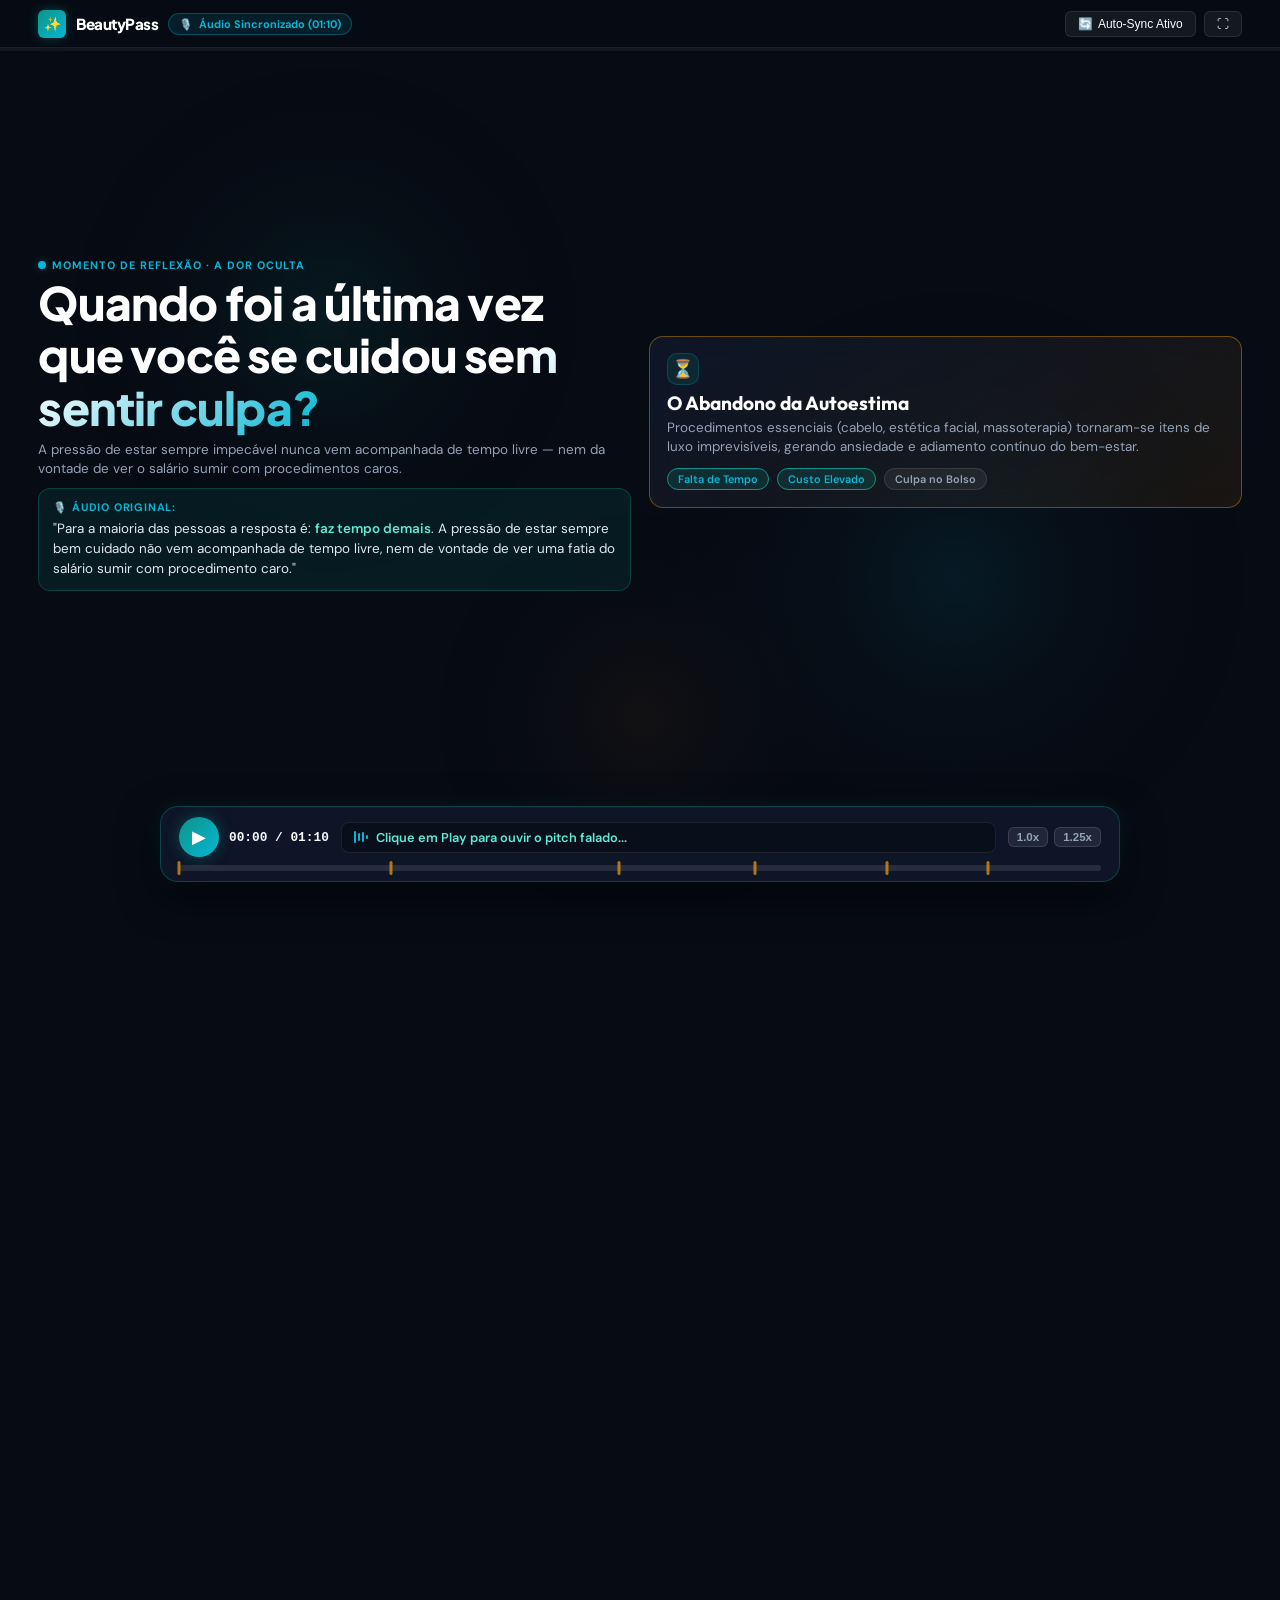
<file: apresentacao_sincronizada_beautypass.html>
<!DOCTYPE html>
<html lang="pt-BR">
<head>
    <meta charset="UTF-8">
    <meta name="viewport" content="width=device-width, initial-scale=1.0">
    <title>BeautyPass — Apresentação Sincronizada (Áudio WhatsApp)</title>

    <!-- Google Fonts: Plus Jakarta Sans (Headings), Outfit (Display/Accents), DM Sans (Body) -->
    <link rel="preconnect" href="https://fonts.googleapis.com">
    <link rel="preconnect" href="https://fonts.gstatic.com" crossorigin>
    <link href="https://fonts.googleapis.com/css2?family=DM+Sans:ital,opsz,wght@0,9..40,300;0,9..40,400;0,9..40,500;0,9..40,600;0,9..40,700;1,9..40,400&family=Outfit:wght@400;500;600;700;800&family=Plus+Jakarta+Sans:ital,wght@0,400;0,600;0,700;0,800;1,700&display=swap" rel="stylesheet">

    <style>
        /* ===========================================
           1. DESIGN SYSTEM & TOKENS (Healthtech & Luxury Wellness)
           =========================================== */
        :root {
            /* Identidade & Acentos */
            --color-primary: #0D9488;
            --color-primary-light: #06B6D4;
            --color-primary-vivid: #14B8A6;
            --color-primary-dark: #0F766E;
            --color-primary-glow: rgba(13, 148, 136, 0.4);
            --color-cyan-glow: rgba(6, 182, 212, 0.35);

            /* Superfícies Dark Luxury */
            --bg-deep: #070B14;
            --bg-card: #0F172A;
            --bg-card-glass: rgba(15, 23, 42, 0.78);
            --bg-card-border: rgba(255, 255, 255, 0.09);
            --bg-card-hover: rgba(30, 41, 59, 0.9);

            /* Acentos */
            --color-gold: #F59E0B;
            --color-gold-warm: #D4A574;
            --color-emerald: #10B981;
            --color-coral: #FF6B6B;

            /* Tipografia & Cores de Texto */
            --text-primary: #F8FAFC;
            --text-secondary: #94A3B8;
            --text-muted: #64748B;
            --text-highlight: #2DD4BF;

            --font-display: 'Plus Jakarta Sans', sans-serif;
            --font-heading: 'Outfit', sans-serif;
            --font-body: 'DM Sans', sans-serif;

            /* Fluid Typography (Viewport Fitting) */
            --title-size: clamp(1.5rem, 3.6vw, 3.2rem);
            --h2-size: clamp(1.15rem, 2.4vw, 2.1rem);
            --h3-size: clamp(0.92rem, 1.5vw, 1.3rem);
            --body-size: clamp(0.74rem, 1.05vw, 0.98rem);
            --small-size: clamp(0.62rem, 0.85vw, 0.82rem);

            /* Spacing Fluid */
            --slide-padding: clamp(1rem, 3vw, 2.8rem);
            --content-gap: clamp(0.6rem, 1.4vw, 1.4rem);
            --card-padding: clamp(0.7rem, 1.3vw, 1.25rem);

            --ease-out-expo: cubic-bezier(0.16, 1, 0.3, 1);
            --duration-normal: 0.45s;
        }

        /* ===========================================
           2. VIEWPORT FITTING: MANDATORY BASE STYLES
           =========================================== */
        * {
            margin: 0;
            padding: 0;
            box-sizing: border-box;
            -webkit-font-smoothing: antialiased;
        }

        html, body {
            height: 100%;
            overflow-x: hidden;
            background-color: var(--bg-deep);
            color: var(--text-primary);
            font-family: var(--font-body);
        }

        html {
            scroll-snap-type: y mandatory;
            scroll-behavior: smooth;
        }

        .slide {
            width: 100vw;
            height: 100vh;
            height: 100dvh;
            overflow: hidden;
            scroll-snap-align: start;
            display: flex;
            flex-direction: column;
            position: relative;
            background-color: var(--bg-deep);
        }

        .slide-content {
            flex: 1;
            display: flex;
            flex-direction: column;
            justify-content: center;
            max-height: 100%;
            overflow: hidden;
            padding: var(--slide-padding);
            padding-bottom: clamp(75px, 11vh, 95px); /* Space for Audio Player Dock */
            z-index: 2;
            position: relative;
        }

        /* Ambient Mesh Canvas */
        .ambient-mesh {
            position: absolute;
            top: 0;
            left: 0;
            width: 100%;
            height: 100%;
            pointer-events: none;
            z-index: 1;
            opacity: 0.65;
        }

        /* ===========================================
           3. TOP HUD & CONTROLS
           =========================================== */
        .hud-header {
            position: fixed;
            top: 0;
            left: 0;
            width: 100%;
            height: 48px;
            display: flex;
            align-items: center;
            justify-content: space-between;
            padding: 0 clamp(1rem, 3vw, 2.5rem);
            background: rgba(7, 11, 20, 0.85);
            backdrop-filter: blur(12px);
            -webkit-backdrop-filter: blur(12px);
            border-bottom: 1px solid var(--bg-card-border);
            z-index: 100;
        }

        .hud-brand {
            display: flex;
            align-items: center;
            gap: 10px;
            text-decoration: none;
            color: #FFF;
        }

        .hud-logo-icon {
            width: 28px;
            height: 28px;
            border-radius: 6px;
            background: linear-gradient(135deg, var(--color-primary), var(--color-primary-light));
            display: flex;
            align-items: center;
            justify-content: center;
            font-size: 14px;
            box-shadow: 0 0 12px var(--color-primary-glow);
        }

        .hud-brand-title {
            font-family: var(--font-display);
            font-weight: 800;
            font-size: 0.95rem;
            letter-spacing: -0.5px;
        }

        .hud-badge-sync {
            display: flex;
            align-items: center;
            gap: 6px;
            font-size: 0.68rem;
            font-weight: 700;
            color: var(--color-primary-light);
            background: rgba(6, 182, 212, 0.12);
            padding: 3px 10px;
            border-radius: 999px;
            border: 1px solid rgba(6, 182, 212, 0.3);
        }

        .hud-actions {
            display: flex;
            align-items: center;
            gap: 8px;
        }

        .hud-btn {
            background: rgba(255, 255, 255, 0.06);
            border: 1px solid var(--bg-card-border);
            color: var(--text-primary);
            padding: 5px 12px;
            border-radius: 6px;
            font-size: 0.75rem;
            font-weight: 500;
            cursor: pointer;
            display: flex;
            align-items: center;
            gap: 5px;
            transition: all 0.2s ease;
        }

        .hud-btn:hover, .hud-btn.active {
            background: rgba(13, 148, 136, 0.2);
            border-color: var(--color-primary-light);
            color: #FFF;
        }

        /* Top Progress Bar (Slide & Audio Timeline) */
        .progress-container {
            position: fixed;
            top: 48px;
            left: 0;
            width: 100%;
            height: 3px;
            background: rgba(255, 255, 255, 0.05);
            z-index: 101;
        }

        .progress-bar-audio {
            height: 100%;
            width: 0%;
            background: linear-gradient(90deg, var(--color-primary), var(--color-primary-light));
            box-shadow: 0 0 10px var(--color-primary-light);
            transition: width 0.1s linear;
        }

        /* ===========================================
           4. AUDIO SYNC PLAYER DOCK (BOTTOM)
           =========================================== */
        .audio-dock {
            position: fixed;
            bottom: clamp(10px, 2vh, 18px);
            left: 50%;
            transform: translateX(-50%);
            width: min(94vw, 960px);
            background: rgba(15, 23, 42, 0.92);
            backdrop-filter: blur(18px);
            -webkit-backdrop-filter: blur(18px);
            border: 1px solid rgba(13, 148, 136, 0.35);
            border-radius: 18px;
            padding: 10px 18px;
            display: flex;
            flex-direction: column;
            gap: 8px;
            z-index: 100;
            box-shadow: 0 14px 40px rgba(0, 0, 0, 0.7), 0 0 20px rgba(13, 148, 136, 0.15);
        }

        .audio-dock-row {
            display: flex;
            align-items: center;
            justify-content: space-between;
            gap: 12px;
        }

        /* Main Audio Controls */
        .audio-controls-group {
            display: flex;
            align-items: center;
            gap: 10px;
        }

        .play-master-btn {
            width: 40px;
            height: 40px;
            border-radius: 50%;
            background: linear-gradient(135deg, var(--color-primary), var(--color-primary-light));
            border: none;
            color: #FFF;
            font-size: 1.1rem;
            display: flex;
            align-items: center;
            justify-content: center;
            cursor: pointer;
            box-shadow: 0 0 15px var(--color-primary-glow);
            transition: transform 0.2s ease, box-shadow 0.2s ease;
        }

        .play-master-btn:hover {
            transform: scale(1.06);
            box-shadow: 0 0 22px var(--color-primary-light);
        }

        .audio-time-label {
            font-family: monospace;
            font-size: 0.8rem;
            font-weight: 600;
            color: var(--text-primary);
            min-width: 95px;
        }

        /* Live Spoken Sentence Karaoke Banner */
        .audio-caption-banner {
            flex: 1;
            background: rgba(7, 11, 20, 0.6);
            border: 1px solid rgba(255, 255, 255, 0.08);
            border-radius: 8px;
            padding: 6px 12px;
            font-size: 0.8rem;
            color: #E2E8F0;
            white-space: nowrap;
            overflow: hidden;
            text-overflow: ellipsis;
            display: flex;
            align-items: center;
            gap: 8px;
        }

        .audio-caption-banner .wave-indicator {
            display: inline-flex;
            align-items: center;
            gap: 2px;
            height: 12px;
        }

        .wave-bar {
            width: 2px;
            height: 100%;
            background: var(--color-primary-light);
            border-radius: 1px;
            animation: waveBounce 0.8s infinite ease-in-out;
        }
        .wave-bar:nth-child(2) { animation-delay: 0.15s; height: 60%; }
        .wave-bar:nth-child(3) { animation-delay: 0.3s; height: 80%; }
        .wave-bar:nth-child(4) { animation-delay: 0.45s; height: 40%; }

        @keyframes waveBounce {
            0%, 100% { transform: scaleY(0.3); }
            50% { transform: scaleY(1); }
        }

        .caption-text-highlight {
            color: #5EEAD4;
            font-weight: 600;
        }

        /* Audio Scrub Track */
        .audio-scrub-track {
            position: relative;
            width: 100%;
            height: 6px;
            background: rgba(255, 255, 255, 0.1);
            border-radius: 3px;
            cursor: pointer;
        }

        .audio-scrub-fill {
            position: absolute;
            top: 0;
            left: 0;
            height: 100%;
            width: 0%;
            background: linear-gradient(90deg, var(--color-primary), var(--color-primary-light));
            border-radius: 3px;
        }

        /* Slide Markers on Timeline */
        .timeline-marker {
            position: absolute;
            top: -4px;
            width: 3px;
            height: 14px;
            background: rgba(245, 158, 11, 0.7);
            border-radius: 2px;
            transform: translateX(-50%);
            transition: background 0.2s ease;
        }

        .timeline-marker:hover {
            background: var(--color-gold);
            height: 18px;
            top: -6px;
        }

        /* Speed & Navigation Buttons */
        .speed-toggle-btn {
            background: rgba(255, 255, 255, 0.08);
            border: 1px solid rgba(255, 255, 255, 0.12);
            color: var(--text-secondary);
            font-size: 0.72rem;
            font-weight: 700;
            padding: 3px 8px;
            border-radius: 6px;
            cursor: pointer;
            transition: all 0.2s ease;
        }

        .speed-toggle-btn:hover {
            color: #FFF;
            background: rgba(13, 148, 136, 0.25);
            border-color: var(--color-primary);
        }

        /* ===========================================
           5. REVEAL & HIGHLIGHT ANIMATIONS
           =========================================== */
        .reveal {
            opacity: 0;
            transform: translateY(18px);
            transition: opacity var(--duration-normal) var(--ease-out-expo),
                        transform var(--duration-normal) var(--ease-out-expo);
        }

        .slide.visible .reveal {
            opacity: 1;
            transform: translateY(0);
        }

        .reveal:nth-child(1) { transition-delay: 0.05s; }
        .reveal:nth-child(2) { transition-delay: 0.12s; }
        .reveal:nth-child(3) { transition-delay: 0.18s; }
        .reveal:nth-child(4) { transition-delay: 0.24s; }
        .reveal:nth-child(5) { transition-delay: 0.30s; }

        /* Voice Transcript Bubble on Slides */
        .voice-bubble {
            background: rgba(13, 148, 136, 0.12);
            border: 1px solid rgba(13, 148, 136, 0.3);
            border-radius: 12px;
            padding: 10px 14px;
            font-size: var(--body-size);
            line-height: 1.5;
            color: #E2E8F0;
            position: relative;
            margin-top: 10px;
        }

        .voice-bubble::before {
            content: '🎙️ Áudio Original:';
            display: block;
            font-size: 0.68rem;
            font-weight: 700;
            color: var(--color-primary-light);
            text-transform: uppercase;
            letter-spacing: 0.8px;
            margin-bottom: 4px;
        }

        .voice-bubble em {
            color: #5EEAD4;
            font-style: normal;
            font-weight: 600;
        }

        /* ===========================================
           6. SLIDE LAYOUTS & CARDS
           =========================================== */
        .slide-header {
            margin-bottom: clamp(0.5rem, 1.6vh, 1.2rem);
        }

        .slide-tagline {
            display: inline-flex;
            align-items: center;
            gap: 6px;
            font-size: var(--small-size);
            font-weight: 700;
            text-transform: uppercase;
            letter-spacing: 1px;
            color: var(--color-primary-light);
            margin-bottom: 4px;
        }

        .slide-tagline::before {
            content: '';
            display: inline-block;
            width: 8px;
            height: 8px;
            border-radius: 50%;
            background: var(--color-primary-light);
            box-shadow: 0 0 8px var(--color-cyan-glow);
        }

        .slide-title {
            font-family: var(--font-display);
            font-size: var(--title-size);
            font-weight: 800;
            letter-spacing: -0.8px;
            line-height: 1.14;
            color: #FFF;
        }

        .slide-title .gradient-text {
            background: linear-gradient(135deg, #FFF 20%, var(--color-primary-light) 100%);
            -webkit-background-clip: text;
            -webkit-text-fill-color: transparent;
        }

        .slide-subtitle {
            font-size: var(--body-size);
            color: var(--text-secondary);
            margin-top: 4px;
            max-width: 820px;
            line-height: 1.35;
        }

        /* Grids */
        .grid-2 {
            display: grid;
            grid-template-columns: 1fr 1fr;
            gap: var(--content-gap);
            align-items: stretch;
            max-height: min(60vh, 480px);
        }

        .grid-3 {
            display: grid;
            grid-template-columns: repeat(3, 1fr);
            gap: var(--content-gap);
            align-items: stretch;
            max-height: min(60vh, 480px);
        }

        /* Cards */
        .glass-card {
            background: var(--bg-card-glass);
            border: 1px solid var(--bg-card-border);
            border-radius: 14px;
            padding: var(--card-padding);
            backdrop-filter: blur(12px);
            -webkit-backdrop-filter: blur(12px);
            display: flex;
            flex-direction: column;
            justify-content: space-between;
            position: relative;
            overflow: hidden;
            transition: border-color 0.3s ease, transform 0.3s ease;
        }

        .glass-card:hover {
            border-color: rgba(13, 148, 136, 0.45);
            transform: translateY(-2px);
        }

        .glass-card.highlight {
            border-color: rgba(6, 182, 212, 0.4);
            background: linear-gradient(145deg, rgba(15, 23, 42, 0.9), rgba(13, 148, 136, 0.12));
        }

        .glass-card.gold-glow {
            border-color: rgba(245, 158, 11, 0.4);
            background: linear-gradient(145deg, rgba(15, 23, 42, 0.9), rgba(245, 158, 11, 0.08));
        }

        .card-icon {
            width: clamp(32px, 2.4vw, 40px);
            height: clamp(32px, 2.4vw, 40px);
            border-radius: 10px;
            background: rgba(13, 148, 136, 0.15);
            border: 1px solid rgba(13, 148, 136, 0.3);
            display: flex;
            align-items: center;
            justify-content: center;
            font-size: 1.1rem;
            margin-bottom: 6px;
            color: var(--color-primary-light);
        }

        .card-icon.coral {
            background: rgba(255, 107, 107, 0.15);
            border-color: rgba(255, 107, 107, 0.3);
            color: var(--color-coral);
        }

        .card-title {
            font-family: var(--font-heading);
            font-size: var(--h3-size);
            font-weight: 700;
            color: #FFF;
            margin-bottom: 4px;
        }

        .card-desc {
            font-size: var(--body-size);
            color: var(--text-secondary);
            line-height: 1.38;
        }

        /* Screenshot / Media Frame */
        .screenshot-frame {
            border-radius: 12px;
            overflow: hidden;
            border: 1px solid rgba(255, 255, 255, 0.12);
            box-shadow: 0 12px 30px rgba(0, 0, 0, 0.5);
            background: #000;
            position: relative;
            max-height: min(38vh, 260px);
            display: flex;
            align-items: center;
            justify-content: center;
        }

        .screenshot-frame img {
            width: 100%;
            height: 100%;
            object-fit: cover;
            object-position: top center;
        }

        .pill-badge {
            display: inline-flex;
            align-items: center;
            gap: 5px;
            padding: 3px 10px;
            border-radius: 999px;
            font-size: var(--small-size);
            font-weight: 600;
            background: rgba(255, 255, 255, 0.06);
            border: 1px solid rgba(255, 255, 255, 0.1);
            color: var(--text-secondary);
        }

        .pill-badge.active {
            background: rgba(13, 148, 136, 0.18);
            border-color: var(--color-primary);
            color: var(--color-primary-light);
        }

        .check-list {
            list-style: none;
            display: flex;
            flex-direction: column;
            gap: 5px;
        }

        .check-list li {
            display: flex;
            align-items: flex-start;
            gap: 8px;
            font-size: var(--body-size);
            color: var(--text-secondary);
            line-height: 1.35;
        }

        .check-list li strong { color: #FFF; }
        .check-icon { color: var(--color-emerald); font-weight: bold; }

        /* ===========================================
           7. RESPONSIVE BREAKPOINTS
           =========================================== */
        @media (max-height: 700px) {
            :root {
                --slide-padding: clamp(0.6rem, 1.8vw, 1.2rem);
                --title-size: clamp(1.25rem, 3vw, 2rem);
                --body-size: clamp(0.68rem, 0.88vw, 0.84rem);
            }
            .hud-header { height: 40px; }
            .progress-container { top: 40px; }
            .screenshot-frame { max-height: min(32vh, 180px); }
        }

        @media (max-width: 900px) {
            .grid-2, .grid-3 { grid-template-columns: 1fr; }
            .audio-dock { width: 96vw; }
        }
    </style>
</head>
<body>

    <!-- Ambient Mesh Canvas Procedural -->
    <canvas id="ambientCanvas" class="ambient-mesh"></canvas>

    <!-- Hidden Native Audio Element (Auto-Synced with WhatsApp PTT) -->
    <audio id="pitchAudio" preload="auto">
        <source src="assets/whatsapp_pitch.wav" type="audio/wav">
        <source src="assets/whatsapp_pitch.ogg" type="audio/ogg">
    </audio>

    <!-- Top HUD Navigation -->
    <header class="hud-header">
        <a href="#slide-1" class="hud-brand">
            <div class="hud-logo-icon">✨</div>
            <span class="hud-brand-title">BeautyPass</span>
            <div class="hud-badge-sync">
                <span>🎙️</span>
                <span>Áudio Sincronizado (01:10)</span>
            </div>
        </a>

        <div class="hud-actions">
            <button class="hud-btn" id="toggleSyncBtn" title="Ativar/Desativar sincronização automática">
                <span>🔄</span> <span id="syncStatusText">Auto-Sync Ativo</span>
            </button>
            <button class="hud-btn" id="fullscreenToggle" title="Tela Cheia (Tecla F)">
                <span>⛶</span>
            </button>
        </div>
    </header>

    <!-- Top Progress Bar (Audio Timeline Progress) -->
    <div class="progress-container">
        <div class="progress-bar-audio" id="progressBarAudio"></div>
    </div>

    <!-- Main Slides Container (6 Synced Slides) -->
    <main id="presentationSlides">

        <!-- ===========================================
             SLIDE 1: [00:00 - 00:16] O DILEMA DO AUTOCUIDADO
             =========================================== -->
        <section class="slide" id="slide-1" data-start="0.0" data-end="16.28" data-title="O Dilema do Autocuidado">
            <div class="slide-content">
                <div class="grid-2" style="align-items: center;">
                    <div>
                        <div class="slide-tagline reveal">Momento de Reflexão · A Dor Oculta</div>
                        <h1 class="slide-title reveal">
                            Quando foi a última vez que você se cuidou <span class="gradient-text">sem sentir culpa?</span>
                        </h1>
                        <p class="slide-subtitle reveal" style="margin-top: 8px;">
                            A pressão de estar sempre impecável nunca vem acompanhada de tempo livre — nem da vontade de ver o salário sumir com procedimentos caros.
                        </p>

                        <div class="voice-bubble reveal">
                            "Para a maioria das pessoas a resposta é: <em>faz tempo demais</em>. A pressão de estar sempre bem cuidado não vem acompanhada de tempo livre, nem de vontade de ver uma fatia do salário sumir com procedimento caro."
                        </div>
                    </div>

                    <div class="reveal">
                        <div class="glass-card gold-glow">
                            <div class="card-icon gold">⏳</div>
                            <div class="card-title">O Abandono da Autoestima</div>
                            <p class="card-desc">
                                Procedimentos essenciais (cabelo, estética facial, massoterapia) tornaram-se itens de luxo imprevisíveis, gerando ansiedade e adiamento contínuo do bem-estar.
                            </p>
                            <div style="margin-top: 12px; display: flex; gap: 8px;">
                                <span class="pill-badge active">Falta de Tempo</span>
                                <span class="pill-badge active">Custo Elevado</span>
                                <span class="pill-badge">Culpa no Bolso</span>
                            </div>
                        </div>
                    </div>
                </div>
            </div>
        </section>

        <!-- ===========================================
             SLIDE 2: [00:16 - 00:33] A ERA DAS ASSINATURAS VS O VAZIO DA ESTÉTICA
             =========================================== -->
        <section class="slide" id="slide-2" data-start="16.28" data-end="33.76" data-title="A Falta de Convênio">
            <div class="slide-content">
                <div class="slide-header">
                    <div class="slide-tagline reveal">Mudança de Comportamento</div>
                    <h2 class="slide-title reveal">Assinamos Tudo. <span class="gradient-text">Mas Quem Cobre o Autocuidado?</span></h2>
                    <p class="slide-subtitle reveal">Saúde tem plano médico. Mas na era da imagem, dermato e estética ficam 100% de fora.</p>
                </div>

                <div class="grid-2">
                    <div class="glass-card reveal">
                        <div class="card-title">📦 A Geração da Recorrência</div>
                        <p class="card-desc">Assinamos carro, filmes, música, roupas e academias com previsibilidade absoluta.</p>
                        <div class="voice-bubble" style="margin-top: 8px;">
                            "A gente vive numa geração que já assina tudo: carro, streaming, até roupa. Mas o autocuidado ainda te obriga a pesquisar, comparar preço e pagar caro por fora."
                        </div>
                    </div>

                    <div class="glass-card highlight reveal">
                        <div class="card-title">🏥 O Vazio dos Planos de Saúde</div>
                        <p class="card-desc">Convênios cobrem exames e doenças, mas ignoram a saúde mental, estética dermatológica e autoestima preventiva.</p>
                        <div class="voice-bubble" style="margin-top: 8px;">
                            "Saúde tem convênio. Mas numa era onde a imagem nunca foi tão valorizada, dermato, estética, <em>tudo isso fica de fora e ninguém cobre</em>."
                        </div>
                    </div>
                </div>
            </div>
        </section>

        <!-- ===========================================
             SLIDE 3: [00:33 - 00:44] O GARGALO DUPLO: EMPRESAS & CLÍNICAS
             =========================================== -->
        <section class="slide" id="slide-3" data-start="33.76" data-end="44.24" data-title="O Gargalo Duplo">
            <div class="slide-content">
                <div class="slide-header">
                    <div class="slide-tagline reveal">Ineficiência dos Dois Lados</div>
                    <h2 class="slide-title reveal">E o Problema <span class="gradient-text">Não Para no Consumidor</span></h2>
                    <p class="slide-subtitle reveal">Empresas jogando orçamento de benefícios no lixo enquanto salões amargam cadeiras vazias.</p>
                </div>

                <div class="grid-2">
                    <div class="glass-card reveal">
                        <div class="card-icon coral">🏢</div>
                        <div class="card-title">Para as Empresas (RH)</div>
                        <p class="card-desc">
                            Empresas pagam por benefícios tradicionais de bem-estar (academia) com <strong style="color: #FFF;">68% de abandono</strong> e adesão de apenas 32%, enquanto o estresse explode.
                        </p>
                        <div class="voice-bubble" style="margin-top: 8px;">
                            "Empresa paga por benefício de bem-estar que <em>ninguém usa</em>..."
                        </div>
                    </div>

                    <div class="glass-card reveal">
                        <div class="card-icon coral">💆</div>
                        <div class="card-title">Para Clínicas & Spas</div>
                        <p class="card-desc">
                            Salões e spas vivem com <strong style="color: #FFF;">8 a 12 horas ociosas por semana</strong> (segunda a quinta), com cadeiras e salas vazias sem monetização.
                        </p>
                        <div class="voice-bubble" style="margin-top: 8px;">
                            "...e salão, clínica e spa vivem com a <em>agenda pela metade</em> sem conseguir preencher os horários vazios."
                        </div>
                    </div>
                </div>
            </div>
        </section>

        <!-- ===========================================
             SLIDE 4: [00:44 - 00:54] A SOLUÇÃO: O CONVÊNIO DO AUTOCUIDADO
             =========================================== -->
        <section class="slide" id="slide-4" data-start="44.24" data-end="54.36" data-title="O Convênio do Autocuidado">
            <div class="slide-content">
                <div class="grid-2" style="align-items: center;">
                    <div>
                        <div class="slide-tagline reveal">Proposta Central</div>
                        <h2 class="slide-title reveal">
                            BeautyPass: O <span class="gradient-text">Convênio que Faltava.</span>
                        </h2>
                        <p class="slide-subtitle reveal" style="margin-top: 6px;">
                            Assinar beleza e estética como quem assina qualquer streaming: simples, transparente e sem susto no preço.
                        </p>

                        <div class="voice-bubble reveal">
                            "O BeautyPass resolve as três pontas de uma vez. Para o consumidor, é o convênio que faltava para o autocuidado: <em>assinar beleza e estética como quem assina qualquer streaming, sem susto no preço</em>."
                        </div>

                        <div class="reveal" style="margin-top: 10px; display: flex; gap: 10px;">
                            <span class="pill-badge active">Plano Essencial R$ 89</span>
                            <span class="pill-badge active">Plano Black R$ 189</span>
                            <span class="pill-badge">Até 70% Economia</span>
                        </div>
                    </div>

                    <div class="screenshot-frame reveal">
                        <img src="assets/01_b2c_hero_catalog.png" alt="Catálogo B2C BeautyPass">
                    </div>
                </div>
            </div>
        </section>

        <!-- ===========================================
             SLIDE 5: [00:54 - 01:02] IMPACTO B2B & RECEITA EM D+1
             =========================================== -->
        <section class="slide" id="slide-5" data-start="54.36" data-end="62.12" data-title="Empresa & Parceiros">
            <div class="slide-content">
                <div class="slide-header">
                    <div class="slide-tagline reveal">Engajamento Real & Liquidação Rápida</div>
                    <h2 class="slide-title reveal">Benefício que o Time Usa. <span class="gradient-text">Receita Garantida em D+1.</span></h2>
                    <p class="slide-subtitle reveal">Equilíbrio perfeito entre satisfação do colaborador e monetização da ociosidade.</p>
                </div>

                <div class="grid-2">
                    <div class="glass-card highlight reveal">
                        <div class="card-icon">📈</div>
                        <div class="card-title">Para a Empresa (RH)</div>
                        <p class="card-desc">
                            <strong>84,2% de adesão real</strong> (+2.6x vs academias), combate comprovado ao burnout e aumento de até 38 pontos no eNPS corporativo.
                        </p>
                        <div class="voice-bubble" style="margin-top: 8px;">
                            "Para a empresa é um <em>benefício que o time realmente usa</em>..."
                        </div>
                    </div>

                    <div class="glass-card highlight reveal">
                        <div class="card-icon">⚡</div>
                        <div class="card-title">Para o Estabelecimento</div>
                        <p class="card-desc">
                            Transformação de horas vazias em receita incremental com **repasse financeiro garantido em D+1** e custo zero de adesão.
                        </p>
                        <div class="voice-bubble" style="margin-top: 8px;">
                            "...e para clínica, salão ou spa é <em>transformar horário vazio em receita garantida</em>."
                        </div>
                    </div>
                </div>
            </div>
        </section>

        <!-- ===========================================
             SLIDE 6: [01:02 - 01:11] VISÃO DE FUTURO & FECHAMENTO
             =========================================== -->
        <section class="slide" id="slide-6" data-start="62.12" data-end="70.77" data-title="Visão de Futuro">
            <div class="slide-content" style="text-align: center; align-items: center;">
                <div class="slide-tagline reveal" style="justify-content: center;">Nova Categoria de Mercado</div>
                <h2 class="slide-title reveal" style="max-width: 860px;">
                    Não é mais um app de agendamento: <br><span class="gradient-text">estamos criando o convênio do autocuidado.</span>
                </h2>

                <div class="voice-bubble reveal" style="max-width: 700px; margin: 14px auto; text-align: left;">
                    "A gente não está vendendo mais um app de agendamento: está criando o <em>convênio do autocuidado</em>. Simples, previsível e sem pesar no bolso. E isso é só o começo."
                </div>

                <div class="reveal" style="display: flex; gap: 12px; justify-content: center; margin-top: 16px;">
                    <a href="index.html" target="_blank" class="hud-btn" style="padding: 10px 22px; font-weight: 700; background: linear-gradient(135deg, var(--color-primary), var(--color-primary-light)); border: none; border-radius: 999px; text-decoration: none; box-shadow: 0 0 20px var(--color-primary-glow);">
                        <span>🚀</span> <span>Explorar Protótipo ao Vivo</span>
                    </a>
                    <a href="Relatorio_Validacao_BeautyPass.pdf" target="_blank" class="hud-btn" style="padding: 10px 20px; font-weight: 600; border-radius: 999px; text-decoration: none;">
                        <span>📄</span> <span>Dossiê PDF Completo</span>
                    </a>
                </div>

                <div class="reveal" style="margin-top: 20px; display: flex; gap: 14px; align-items: center; justify-content: center;">
                    <span class="pill-badge active">🌿 ODS 3: Saúde & Bem-Estar</span>
                    <span class="pill-badge active">💼 ODS 8: Trabalho Decente</span>
                    <span class="pill-badge">🎓 Startup USP 2026</span>
                </div>
            </div>
        </section>

    </main>

    <!-- Bottom Audio Sync Player Dock -->
    <div class="audio-dock">
        <div class="audio-dock-row">
            <div class="audio-controls-group">
                <button class="play-master-btn" id="masterPlayBtn" title="Reproduzir / Pausar Áudio (Espaço)">
                    <span id="playBtnIcon">▶</span>
                </button>
                <div class="audio-time-label" id="audioTimeDisplay">00:00 / 01:10</div>
            </div>

            <!-- Live Spoken Subtitle Banner -->
            <div class="audio-caption-banner">
                <div class="wave-indicator" id="waveIndicator">
                    <span class="wave-bar"></span>
                    <span class="wave-bar"></span>
                    <span class="wave-bar"></span>
                    <span class="wave-bar"></span>
                </div>
                <span id="captionBannerText" class="caption-text-highlight">Clique em Play para ouvir o pitch falado...</span>
            </div>

            <!-- Playback Speed Controls -->
            <div style="display: flex; gap: 6px; align-items: center;">
                <button class="speed-toggle-btn" data-speed="1.0">1.0x</button>
                <button class="speed-toggle-btn" data-speed="1.25">1.25x</button>
            </div>
        </div>

        <!-- Audio Scrub Bar with Slide Markers -->
        <div class="audio-scrub-track" id="audioScrubTrack" title="Clique para navegar no áudio">
            <div class="audio-scrub-fill" id="audioScrubFill"></div>
            <!-- Slide Markers Injected by JS -->
        </div>
    </div>

    <!-- ===========================================
         JAVASCRIPT CONTROLLER & AUDIO SYNC ENGINE
         =========================================== -->
    <script>
        /* Exact Timestamps & Sentences from WhatsApp Audio Transcription */
        const TIMED_SEGMENTS = [
            { start: 0.0, end: 5.44, slide: 0, text: "Quando foi a última vez que você se cuidou sem sentir culpa pelo tempo ou pelo dinheiro que isso custou?" },
            { start: 5.44, end: 8.98, slide: 0, text: "Para a maioria das pessoas a resposta é: faz tempo demais." },
            { start: 8.98, end: 12.58, slide: 0, text: "Porque a pressão de estar sempre bem cuidado não vem acompanhada de tempo livre..." },
            { start: 12.58, end: 16.28, slide: 0, text: "...nem de vontade de ver uma fatia do salário sumir com procedimento caro." },
            { start: 16.28, end: 18.88, slide: 1, text: "A gente vive numa geração que já assina tudo." },
            { start: 18.88, end: 25.48, slide: 1, text: "Carro, streaming, até roupa... mas o autocuidado ainda te obriga a pesquisar, comparar preço e pagar caro por fora." },
            { start: 25.48, end: 29.92, slide: 1, text: "Saúde tem convênio. Mas numa era onde a imagem nunca foi tão valorizada..." },
            { start: 29.92, end: 33.76, slide: 1, text: "...dermato, estética, tudo isso fica de fora e ninguém cobre." },
            { start: 33.76, end: 35.92, slide: 2, text: "E o problema não para no consumidor." },
            { start: 35.92, end: 40.44, slide: 2, text: "Empresa paga por benefício de bem-estar que ninguém usa..." },
            { start: 40.44, end: 44.24, slide: 2, text: "...e salão, clínica e spa vivem com a agenda pela metade sem conseguir preencher os horários vazios." },
            { start: 44.24, end: 46.92, slide: 3, text: "O BeautyPass resolve as três pontas de uma vez." },
            { start: 46.92, end: 49.92, slide: 3, text: "Para o consumidor, é o convênio que faltava para o autocuidado." },
            { start: 49.92, end: 54.36, slide: 3, text: "Assinar beleza e estética como quem assina qualquer streaming, sem susto no preço." },
            { start: 54.36, end: 57.28, slide: 4, text: "Para a empresa, é um benefício que o time realmente usa..." },
            { start: 57.28, end: 62.12, slide: 4, text: "...e para clínica, salão ou spa, é transformar horário vazio em receita garantida." },
            { start: 62.12, end: 66.72, slide: 5, text: "A gente não está vendendo mais um app de agendamento: está criando o convênio do autocuidado." },
            { start: 66.72, end: 70.77, slide: 5, text: "Simples, previsível e sem pesar no bolso. E isso é só o começo." }
        ];

        class SyncedAudioPresentation {
            constructor() {
                this.audio = document.getElementById('pitchAudio');
                this.slides = document.querySelectorAll('.slide');
                this.totalSlides = this.slides.length;
                this.currentSlideIndex = 0;
                this.autoSyncEnabled = true;
                this.isPlaying = false;
                this.totalDuration = 70.77;

                this.initDOM();
                this.initIntersectionObserver();
                this.initAudioEvents();
                this.initKeyboardNav();
                this.initAmbientCanvas();
            }

            initDOM() {
                this.playBtn = document.getElementById('masterPlayBtn');
                this.playIcon = document.getElementById('playBtnIcon');
                this.timeDisplay = document.getElementById('audioTimeDisplay');
                this.captionText = document.getElementById('captionBannerText');
                this.scrubTrack = document.getElementById('audioScrubTrack');
                this.scrubFill = document.getElementById('audioScrubFill');
                this.progressBarAudio = document.getElementById('progressBarAudio');
                this.syncBtn = document.getElementById('toggleSyncBtn');
                this.syncStatusText = document.getElementById('syncStatusText');

                // Render Timeline Slide Markers
                this.slides.forEach((slide, idx) => {
                    const startTime = parseFloat(slide.dataset.start || 0);
                    const pct = (startTime / this.totalDuration) * 100;
                    const marker = document.createElement('div');
                    marker.className = 'timeline-marker';
                    marker.style.left = `${pct}%`;
                    marker.title = `Slide ${idx + 1}: ${slide.dataset.title} (${startTime}s)`;
                    this.scrubTrack.appendChild(marker);
                });
            }

            initAudioEvents() {
                // Play / Pause Toggle
                this.playBtn.addEventListener('click', () => this.togglePlay());

                // Scrub Track Click
                this.scrubTrack.addEventListener('click', (e) => {
                    const rect = this.scrubTrack.getBoundingClientRect();
                    const clickX = e.clientX - rect.left;
                    const pct = Math.max(0, Math.min(1, clickX / rect.width));
                    this.seekTo(pct * this.totalDuration);
                });

                // Audio Time Update
                this.audio.addEventListener('timeupdate', () => this.onTimeUpdate());
                this.audio.addEventListener('ended', () => this.onAudioEnded());

                // Speed Buttons
                document.querySelectorAll('.speed-toggle-btn').forEach(btn => {
                    btn.addEventListener('click', () => {
                        const speed = parseFloat(btn.dataset.speed);
                        this.audio.playbackRate = speed;
                        document.querySelectorAll('.speed-toggle-btn').forEach(b => b.style.color = '');
                        btn.style.color = '#5EEAD4';
                    });
                });

                // Auto-Sync Toggle
                this.syncBtn.addEventListener('click', () => {
                    this.autoSyncEnabled = !this.autoSyncEnabled;
                    this.syncStatusText.textContent = this.autoSyncEnabled ? 'Auto-Sync Ativo' : 'Manual';
                    this.syncBtn.classList.toggle('active', this.autoSyncEnabled);
                });

                // Fullscreen Toggle
                document.getElementById('fullscreenToggle').addEventListener('click', () => {
                    if (!document.fullscreenElement) {
                        document.documentElement.requestFullscreen().catch(() => {});
                    } else {
                        document.exitFullscreen().catch(() => {});
                    }
                });
            }

            initKeyboardNav() {
                document.addEventListener('keydown', (e) => {
                    if (e.code === 'Space') {
                        e.preventDefault();
                        this.togglePlay();
                    } else if (e.key === 'ArrowRight' || e.key === 'ArrowDown') {
                        e.preventDefault();
                        this.nextSlide();
                    } else if (e.key === 'ArrowLeft' || e.key === 'ArrowUp') {
                        e.preventDefault();
                        this.prevSlide();
                    } else if (e.key === 'f' || e.key === 'F') {
                        document.getElementById('fullscreenToggle').click();
                    }
                });
            }

            initIntersectionObserver() {
                const observer = new IntersectionObserver((entries) => {
                    entries.forEach(entry => {
                        if (entry.isIntersecting) {
                            entry.target.classList.add('visible');
                            const idx = Array.from(this.slides).indexOf(entry.target);
                            if (idx !== -1) this.currentSlideIndex = idx;
                        }
                    });
                }, { threshold: 0.55 });

                this.slides.forEach(s => observer.observe(s));
            }

            togglePlay() {
                if (this.isPlaying) {
                    this.audio.pause();
                    this.isPlaying = false;
                    this.playIcon.textContent = '▶';
                } else {
                    this.audio.play().then(() => {
                        this.isPlaying = true;
                        this.playIcon.textContent = '⏸';
                    }).catch(err => console.log('Audio playback error:', err));
                }
            }

            seekTo(seconds) {
                this.audio.currentTime = seconds;
                this.onTimeUpdate();
            }

            onTimeUpdate() {
                const current = this.audio.currentTime;
                const dur = this.audio.duration || this.totalDuration;

                // Format Time Display
                const currM = Math.floor(current / 60);
                const currS = Math.floor(current % 60);
                const durM = Math.floor(dur / 60);
                const durS = Math.floor(dur % 60);
                this.timeDisplay.textContent = `${String(currM).padStart(2,'0')}:${String(currS).padStart(2,'0')} / ${String(durM).padStart(2,'0')}:${String(durS).padStart(2,'0')}`;

                // Update Scrub Fill & Top Bar
                const pct = (current / dur) * 100;
                this.scrubFill.style.width = `${pct}%`;
                this.progressBarAudio.style.width = `${pct}%`;

                // Find Current Timed Segment & Active Slide
                const activeSegment = TIMED_SEGMENTS.find(s => current >= s.start && current < s.end);
                if (activeSegment) {
                    this.captionText.textContent = `"${activeSegment.text}"`;

                    if (this.autoSyncEnabled && activeSegment.slide !== this.currentSlideIndex) {
                        this.goToSlide(activeSegment.slide, false);
                    }
                }
            }

            onAudioEnded() {
                this.isPlaying = false;
                this.playIcon.textContent = '▶';
                this.captionText.textContent = "Fim do pitch falado. Clique em Play para rever!";
            }

            goToSlide(index, seekAudio = true) {
                if (index < 0 || index >= this.totalSlides) return;
                this.currentSlideIndex = index;
                this.slides[index].scrollIntoView({ behavior: 'smooth' });

                if (seekAudio) {
                    const startSec = parseFloat(this.slides[index].dataset.start || 0);
                    this.seekTo(startSec);
                }
            }

            nextSlide() {
                if (this.currentSlideIndex < this.totalSlides - 1) {
                    this.goToSlide(this.currentSlideIndex + 1, true);
                }
            }

            prevSlide() {
                if (this.currentSlideIndex > 0) {
                    this.goToSlide(this.currentSlideIndex - 1, true);
                }
            }

            initAmbientCanvas() {
                const canvas = document.getElementById('ambientCanvas');
                const ctx = canvas.getContext('2d');
                let width, height;

                const resize = () => {
                    width = canvas.width = window.innerWidth;
                    height = canvas.height = window.innerHeight;
                };
                window.addEventListener('resize', resize);
                resize();

                const orbs = [
                    { x: width * 0.25, y: height * 0.35, r: 260, color: 'rgba(13, 148, 136, 0.18)', vx: 0.15, vy: 0.12 },
                    { x: width * 0.75, y: height * 0.65, r: 300, color: 'rgba(6, 182, 212, 0.14)', vx: -0.12, vy: -0.16 },
                    { x: width * 0.5, y: height * 0.8, r: 220, color: 'rgba(245, 158, 11, 0.08)', vx: 0.08, vy: -0.08 }
                ];

                const render = () => {
                    ctx.clearRect(0, 0, width, height);
                    orbs.forEach(orb => {
                        orb.x += orb.vx;
                        orb.y += orb.vy;
                        if (orb.x < -100 || orb.x > width + 100) orb.vx *= -1;
                        if (orb.y < -100 || orb.y > height + 100) orb.vy *= -1;

                        const grad = ctx.createRadialGradient(orb.x, orb.y, 0, orb.x, orb.y, orb.r);
                        grad.addColorStop(0, orb.color);
                        grad.addColorStop(1, 'rgba(7, 11, 20, 0)');
                        ctx.fillStyle = grad;
                        ctx.beginPath();
                        ctx.arc(orb.x, orb.y, orb.r, 0, Math.PI * 2);
                        ctx.fill();
                    });
                    requestAnimationFrame(render);
                };
                render();
            }
        }

        window.addEventListener('DOMContentLoaded', () => {
            new SyncedAudioPresentation();
        });
    </script>
</body>
</html>
</file>
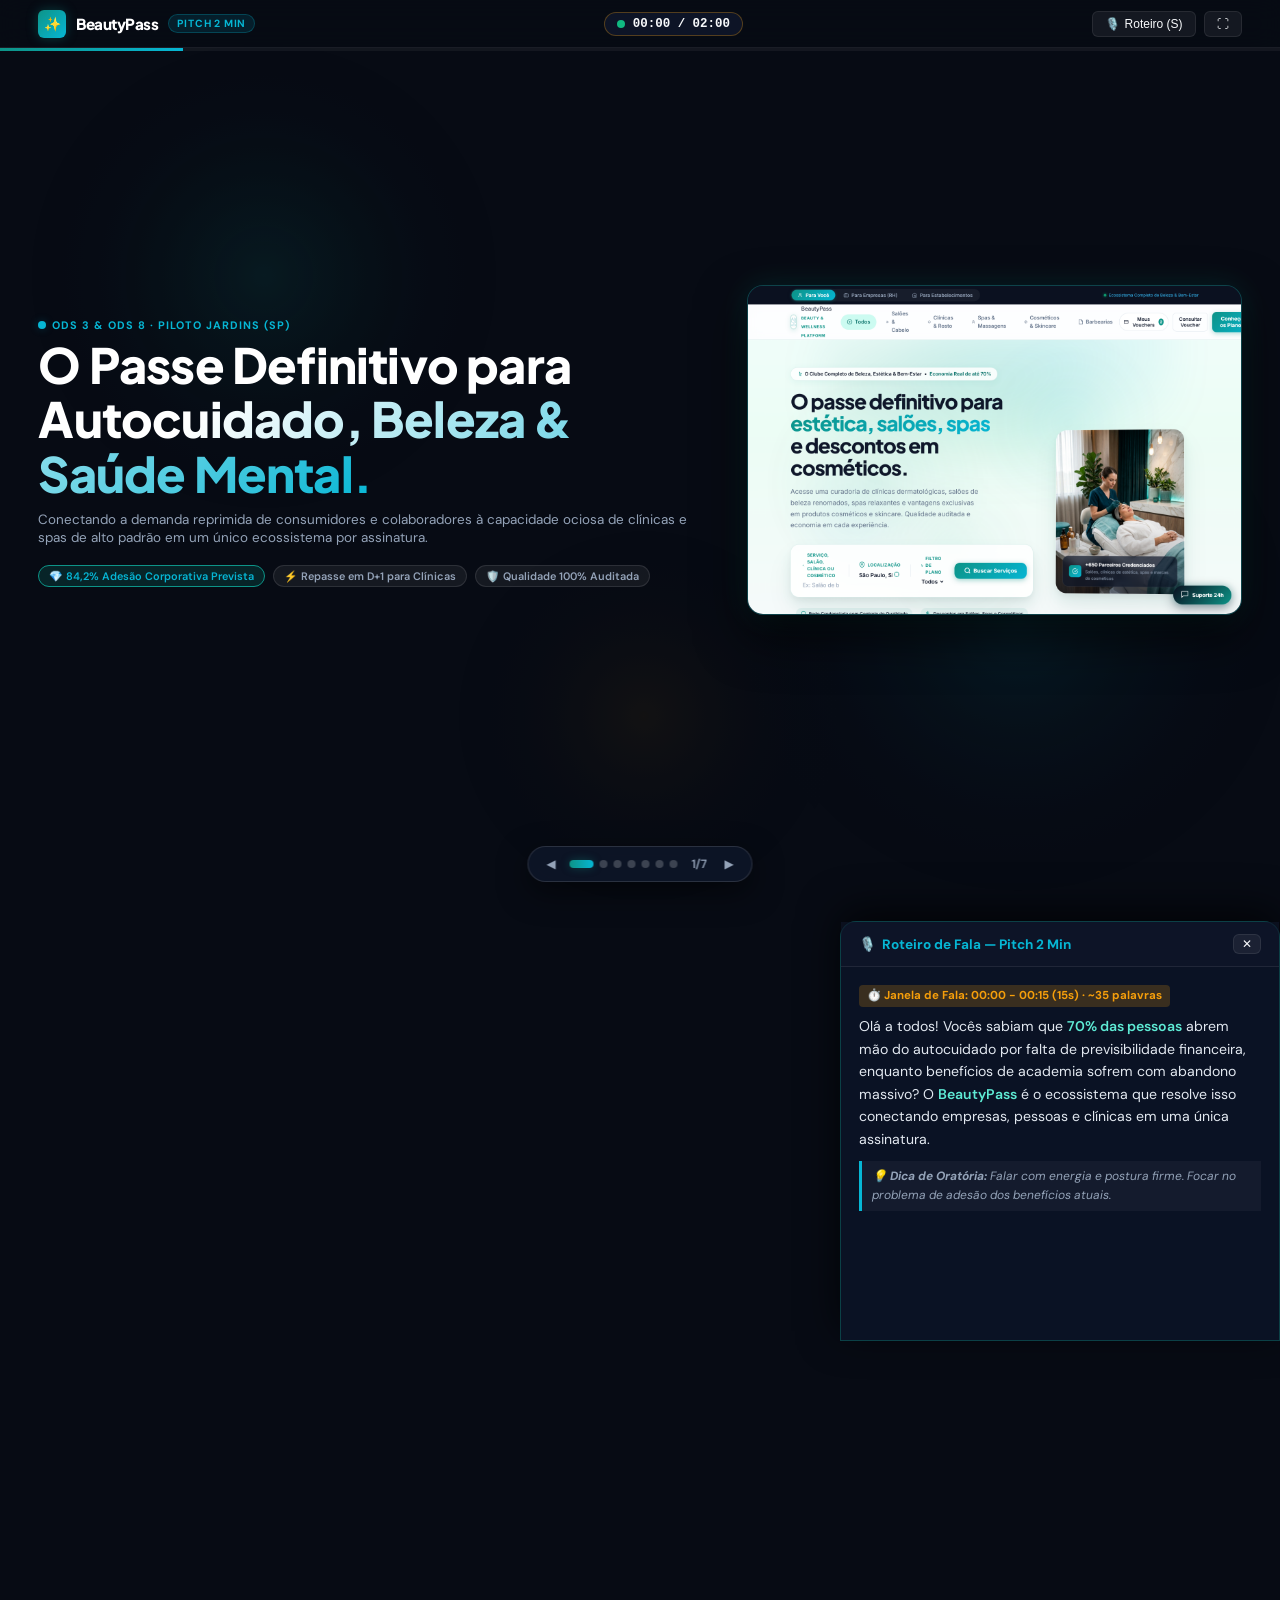
<file: pitch_deck_beautypass.html>
<!DOCTYPE html>
<html lang="pt-BR">
<head>
    <meta charset="UTF-8">
    <meta name="viewport" content="width=device-width, initial-scale=1.0">
    <title>BeautyPass — Pitch Deck (2 Minutos)</title>

    <!-- Google Fonts: Plus Jakarta Sans (Headings/Display), Outfit (Accents), DM Sans (Body) -->
    <link rel="preconnect" href="https://fonts.googleapis.com">
    <link rel="preconnect" href="https://fonts.gstatic.com" crossorigin>
    <link href="https://fonts.googleapis.com/css2?family=DM+Sans:ital,opsz,wght@0,9..40,300;0,9..40,400;0,9..40,500;0,9..40,600;0,9..40,700;1,9..40,400&family=Outfit:wght@400;500;600;700;800&family=Plus+Jakarta+Sans:ital,wght@0,400;0,600;0,700;0,800;1,700&display=swap" rel="stylesheet">

    <style>
        /* ===========================================
           1. CSS DESIGN TOKENS & THEMING (Healthtech & Luxury Wellness)
           =========================================== */
        :root {
            /* Palette Primária & Acentos */
            --color-primary: #0D9488;
            --color-primary-light: #06B6D4;
            --color-primary-vivid: #14B8A6;
            --color-primary-dark: #0F766E;
            --color-primary-glow: rgba(13, 148, 136, 0.35);
            --color-cyan-glow: rgba(6, 182, 212, 0.25);

            /* Superfícies & Fundos Dark Luxury */
            --bg-deep: #070B14;
            --bg-card: #0F172A;
            --bg-card-glass: rgba(15, 23, 42, 0.75);
            --bg-card-border: rgba(255, 255, 255, 0.08);
            --bg-card-hover: rgba(30, 41, 59, 0.85);

            /* Acentos */
            --color-gold: #F59E0B;
            --color-gold-warm: #D4A574;
            --color-emerald: #10B981;
            --color-coral: #FF6B6B;

            /* Textos */
            --text-primary: #F8FAFC;
            --text-secondary: #94A3B8;
            --text-muted: #64748B;
            --text-accent: #2DD4BF;

            /* Tipografia */
            --font-display: 'Plus Jakarta Sans', sans-serif;
            --font-heading: 'Outfit', sans-serif;
            --font-body: 'DM Sans', sans-serif;

            /* Fluid Typography (Viewport Fitting) */
            --title-size: clamp(1.6rem, 3.8vw, 3.4rem);
            --h2-size: clamp(1.2rem, 2.5vw, 2.2rem);
            --h3-size: clamp(0.95rem, 1.6vw, 1.35rem);
            --body-size: clamp(0.72rem, 1.05vw, 0.96rem);
            --small-size: clamp(0.62rem, 0.85vw, 0.82rem);

            /* Spacing Fluid */
            --slide-padding: clamp(1rem, 3vw, 2.8rem);
            --content-gap: clamp(0.6rem, 1.4vw, 1.4rem);
            --card-padding: clamp(0.7rem, 1.3vw, 1.25rem);

            /* Motion */
            --ease-out-expo: cubic-bezier(0.16, 1, 0.3, 1);
            --duration-normal: 0.5s;
        }

        /* ===========================================
           2. VIEWPORT FITTING: MANDATORY BASE STYLES
           =========================================== */
        * {
            margin: 0;
            padding: 0;
            box-sizing: border-box;
            -webkit-font-smoothing: antialiased;
        }

        html, body {
            height: 100%;
            overflow-x: hidden;
            background-color: var(--bg-deep);
            color: var(--text-primary);
            font-family: var(--font-body);
        }

        html {
            scroll-snap-type: y mandatory;
            scroll-behavior: smooth;
        }

        .slide {
            width: 100vw;
            height: 100vh;
            height: 100dvh;
            overflow: hidden;
            scroll-snap-align: start;
            display: flex;
            flex-direction: column;
            position: relative;
            background-color: var(--bg-deep);
        }

        .slide-content {
            flex: 1;
            display: flex;
            flex-direction: column;
            justify-content: center;
            max-height: 100%;
            overflow: hidden;
            padding: var(--slide-padding);
            z-index: 2;
            position: relative;
        }

        /* Canvas Ambient Background Mesh */
        .ambient-mesh {
            position: absolute;
            top: 0;
            left: 0;
            width: 100%;
            height: 100%;
            pointer-events: none;
            z-index: 1;
            opacity: 0.65;
        }

        /* ===========================================
           3. UI SYSTEM & COMPONENTS
           =========================================== */
        /* Top HUD Bar */
        .hud-header {
            position: fixed;
            top: 0;
            left: 0;
            width: 100%;
            height: 48px;
            display: flex;
            align-items: center;
            justify-content: space-between;
            padding: 0 clamp(1rem, 3vw, 2.5rem);
            background: rgba(7, 11, 20, 0.82);
            backdrop-filter: blur(12px);
            -webkit-backdrop-filter: blur(12px);
            border-bottom: 1px solid var(--bg-card-border);
            z-index: 100;
        }

        .hud-brand {
            display: flex;
            align-items: center;
            gap: 10px;
            text-decoration: none;
            color: #FFF;
        }

        .hud-logo-icon {
            width: 28px;
            height: 28px;
            border-radius: 6px;
            background: linear-gradient(135deg, var(--color-primary), var(--color-primary-light));
            display: flex;
            align-items: center;
            justify-content: center;
            font-size: 14px;
            box-shadow: 0 0 12px var(--color-primary-glow);
        }

        .hud-brand-title {
            font-family: var(--font-display);
            font-weight: 800;
            font-size: 0.95rem;
            letter-spacing: -0.5px;
        }

        .hud-brand-tag {
            font-size: 0.65rem;
            font-weight: 700;
            text-transform: uppercase;
            letter-spacing: 0.8px;
            color: var(--color-primary-light);
            background: rgba(6, 182, 212, 0.12);
            padding: 2px 8px;
            border-radius: 999px;
            border: 1px solid rgba(6, 182, 212, 0.25);
        }

        /* Top Progress Bar (Slide & Pitch Time) */
        .progress-container {
            position: fixed;
            top: 48px;
            left: 0;
            width: 100%;
            height: 3px;
            background: rgba(255, 255, 255, 0.05);
            z-index: 101;
        }

        .progress-bar-slides {
            height: 100%;
            width: 0%;
            background: linear-gradient(90deg, var(--color-primary), var(--color-primary-light));
            transition: width 0.3s ease;
        }

        .progress-bar-timer {
            position: absolute;
            top: 0;
            left: 0;
            height: 100%;
            width: 0%;
            background: var(--color-gold);
            opacity: 0.75;
            transition: width 0.25s linear;
        }

        /* Pitch Timer Widget in HUD */
        .hud-timer-badge {
            display: flex;
            align-items: center;
            gap: 8px;
            background: rgba(15, 23, 42, 0.9);
            border: 1px solid rgba(245, 158, 11, 0.3);
            border-radius: 999px;
            padding: 4px 12px;
            font-size: 0.78rem;
            font-weight: 600;
            font-family: monospace;
            cursor: pointer;
            transition: all 0.2s ease;
        }

        .hud-timer-badge:hover {
            border-color: var(--color-gold);
            background: rgba(245, 158, 11, 0.15);
        }

        .hud-timer-dot {
            width: 8px;
            height: 8px;
            border-radius: 50%;
            background: var(--color-emerald);
            animation: pulseDot 1.5s infinite;
        }

        .hud-timer-dot.warning { background: var(--color-gold); }
        .hud-timer-dot.danger { background: var(--color-coral); }

        @keyframes pulseDot {
            0%, 100% { opacity: 1; transform: scale(1); }
            50% { opacity: 0.4; transform: scale(0.85); }
        }

        /* HUD Quick Actions */
        .hud-actions {
            display: flex;
            align-items: center;
            gap: 8px;
        }

        .hud-btn {
            background: rgba(255, 255, 255, 0.06);
            border: 1px solid var(--bg-card-border);
            color: var(--text-primary);
            padding: 5px 12px;
            border-radius: 6px;
            font-size: 0.75rem;
            font-weight: 500;
            cursor: pointer;
            display: flex;
            align-items: center;
            gap: 5px;
            transition: all 0.2s ease;
        }

        .hud-btn:hover, .hud-btn.active {
            background: rgba(13, 148, 136, 0.2);
            border-color: var(--color-primary-light);
            color: #FFF;
        }

        /* Bottom Floating Pill Navigation */
        .nav-pill-dock {
            position: fixed;
            bottom: clamp(12px, 2vh, 24px);
            left: 50%;
            transform: translateX(-50%);
            background: rgba(15, 23, 42, 0.85);
            backdrop-filter: blur(16px);
            -webkit-backdrop-filter: blur(16px);
            border: 1px solid rgba(255, 255, 255, 0.12);
            border-radius: 999px;
            padding: 6px 14px;
            display: flex;
            align-items: center;
            gap: 10px;
            z-index: 100;
            box-shadow: 0 10px 30px rgba(0, 0, 0, 0.5);
        }

        .nav-dots {
            display: flex;
            align-items: center;
            gap: 6px;
        }

        .nav-dot {
            width: 8px;
            height: 8px;
            border-radius: 999px;
            background: rgba(255, 255, 255, 0.2);
            cursor: pointer;
            transition: all 0.3s cubic-bezier(0.34, 1.56, 0.64, 1);
            border: none;
        }

        .nav-dot.active {
            width: 24px;
            background: linear-gradient(90deg, var(--color-primary), var(--color-primary-light));
            box-shadow: 0 0 8px var(--color-primary-glow);
        }

        .nav-arrow-btn {
            background: none;
            border: none;
            color: var(--text-secondary);
            font-size: 12px;
            cursor: pointer;
            padding: 4px;
            display: flex;
            align-items: center;
            justify-content: center;
            border-radius: 50%;
            transition: all 0.2s ease;
        }

        .nav-arrow-btn:hover {
            color: #FFF;
            background: rgba(255, 255, 255, 0.1);
        }

        .nav-slide-counter {
            font-size: 0.75rem;
            font-weight: 600;
            color: var(--text-secondary);
            padding: 0 4px;
            font-variant-numeric: tabular-nums;
        }

        /* ===========================================
           4. SPEAKER NOTES & PITCH SCRIPT DRAWER (2-MIN TELEPROMPTER)
           =========================================== */
        .speaker-drawer {
            position: fixed;
            bottom: 0;
            right: 0;
            width: min(92vw, 440px);
            height: min(60vh, 420px);
            background: rgba(11, 19, 38, 0.96);
            backdrop-filter: blur(20px);
            -webkit-backdrop-filter: blur(20px);
            border: 1px solid rgba(13, 148, 136, 0.35);
            border-radius: 16px 16px 0 0;
            box-shadow: 0 -10px 40px rgba(0, 0, 0, 0.7);
            z-index: 1000;
            display: flex;
            flex-direction: column;
            transform: translateY(105%);
            transition: transform 0.4s var(--ease-out-expo);
        }

        .speaker-drawer.open {
            transform: translateY(0);
        }

        .speaker-drawer-header {
            display: flex;
            align-items: center;
            justify-content: space-between;
            padding: 12px 18px;
            border-bottom: 1px solid rgba(255, 255, 255, 0.08);
            background: rgba(15, 23, 42, 0.6);
        }

        .speaker-drawer-title {
            font-size: 0.85rem;
            font-weight: 700;
            color: var(--color-primary-light);
            display: flex;
            align-items: center;
            gap: 6px;
        }

        .speaker-drawer-body {
            flex: 1;
            overflow-y: auto;
            padding: 16px 18px;
            font-size: 0.88rem;
            line-height: 1.6;
            color: #E2E8F0;
        }

        .speaker-script-tag {
            display: inline-block;
            background: rgba(245, 158, 11, 0.2);
            color: var(--color-gold);
            padding: 2px 8px;
            border-radius: 4px;
            font-size: 0.72rem;
            font-weight: 700;
            margin-bottom: 8px;
        }

        .speaker-emphasis {
            color: #5EEAD4;
            font-weight: 600;
        }

        .speaker-cue {
            display: block;
            margin-top: 10px;
            padding: 6px 10px;
            background: rgba(255, 255, 255, 0.04);
            border-left: 3px solid var(--color-primary-light);
            font-size: 0.75rem;
            color: var(--text-secondary);
            font-style: italic;
        }

        /* ===========================================
           5. REVEAL ANIMATIONS
           =========================================== */
        .reveal {
            opacity: 0;
            transform: translateY(20px);
            transition: opacity var(--duration-normal) var(--ease-out-expo),
                        transform var(--duration-normal) var(--ease-out-expo);
        }

        .slide.visible .reveal {
            opacity: 1;
            transform: translateY(0);
        }

        .reveal:nth-child(1) { transition-delay: 0.05s; }
        .reveal:nth-child(2) { transition-delay: 0.12s; }
        .reveal:nth-child(3) { transition-delay: 0.19s; }
        .reveal:nth-child(4) { transition-delay: 0.26s; }
        .reveal:nth-child(5) { transition-delay: 0.33s; }
        .reveal:nth-child(6) { transition-delay: 0.40s; }

        /* ===========================================
           6. SLIDE LAYOUT SYSTEM & CARDS
           =========================================== */
        /* Header of Slide */
        .slide-header {
            margin-bottom: clamp(0.6rem, 1.8vh, 1.4rem);
        }

        .slide-tagline {
            display: inline-flex;
            align-items: center;
            gap: 6px;
            font-size: var(--small-size);
            font-weight: 700;
            text-transform: uppercase;
            letter-spacing: 1px;
            color: var(--color-primary-light);
            margin-bottom: 6px;
        }

        .slide-tagline::before {
            content: '';
            display: inline-block;
            width: 8px;
            height: 8px;
            border-radius: 50%;
            background: var(--color-primary-light);
            box-shadow: 0 0 8px var(--color-cyan-glow);
        }

        .slide-title {
            font-family: var(--font-display);
            font-size: var(--title-size);
            font-weight: 800;
            letter-spacing: -0.8px;
            line-height: 1.12;
            color: #FFF;
        }

        .slide-title .gradient-text {
            background: linear-gradient(135deg, #FFF 20%, var(--color-primary-light) 100%);
            -webkit-background-clip: text;
            -webkit-text-fill-color: transparent;
        }

        .slide-subtitle {
            font-size: var(--body-size);
            color: var(--text-secondary);
            margin-top: 4px;
            max-width: 800px;
            line-height: 1.35;
        }

        /* Grid Layouts */
        .grid-2 {
            display: grid;
            grid-template-columns: 1fr 1fr;
            gap: var(--content-gap);
            align-items: stretch;
            max-height: min(65vh, 520px);
        }

        .grid-3 {
            display: grid;
            grid-template-columns: repeat(3, 1fr);
            gap: var(--content-gap);
            align-items: stretch;
            max-height: min(65vh, 520px);
        }

        .grid-4 {
            display: grid;
            grid-template-columns: repeat(4, 1fr);
            gap: var(--content-gap);
            align-items: stretch;
        }

        /* Glass Cards */
        .glass-card {
            background: var(--bg-card-glass);
            border: 1px solid var(--bg-card-border);
            border-radius: 14px;
            padding: var(--card-padding);
            backdrop-filter: blur(12px);
            -webkit-backdrop-filter: blur(12px);
            display: flex;
            flex-direction: column;
            justify-content: space-between;
            position: relative;
            overflow: hidden;
            transition: border-color 0.3s ease, transform 0.3s ease, box-shadow 0.3s ease;
        }

        .glass-card:hover {
            border-color: rgba(13, 148, 136, 0.4);
            transform: translateY(-2px);
            box-shadow: 0 12px 28px rgba(0, 0, 0, 0.4);
        }

        .glass-card.highlight {
            border-color: rgba(6, 182, 212, 0.45);
            background: linear-gradient(145deg, rgba(15, 23, 42, 0.9), rgba(13, 148, 136, 0.12));
        }

        .glass-card.gold-glow {
            border-color: rgba(245, 158, 11, 0.4);
            background: linear-gradient(145deg, rgba(15, 23, 42, 0.9), rgba(245, 158, 11, 0.08));
        }

        .card-icon {
            width: clamp(32px, 2.5vw, 42px);
            height: clamp(32px, 2.5vw, 42px);
            border-radius: 10px;
            background: rgba(13, 148, 136, 0.15);
            border: 1px solid rgba(13, 148, 136, 0.3);
            display: flex;
            align-items: center;
            justify-content: center;
            font-size: 1.1rem;
            margin-bottom: 8px;
            color: var(--color-primary-light);
        }

        .card-icon.coral {
            background: rgba(255, 107, 107, 0.15);
            border-color: rgba(255, 107, 107, 0.3);
            color: var(--color-coral);
        }

        .card-icon.gold {
            background: rgba(245, 158, 11, 0.15);
            border-color: rgba(245, 158, 11, 0.3);
            color: var(--color-gold);
        }

        .card-title {
            font-family: var(--font-heading);
            font-size: var(--h3-size);
            font-weight: 700;
            color: #FFF;
            margin-bottom: 4px;
        }

        .card-desc {
            font-size: var(--body-size);
            color: var(--text-secondary);
            line-height: 1.4;
        }

        /* Metric Hero Numbers */
        .metric-value {
            font-family: var(--font-display);
            font-size: clamp(1.8rem, 3.4vw, 3rem);
            font-weight: 800;
            line-height: 1;
            letter-spacing: -1px;
            margin-bottom: 4px;
        }

        .metric-value.cyan { color: var(--color-primary-light); }
        .metric-value.gold { color: var(--color-gold); }
        .metric-value.emerald { color: var(--color-emerald); }

        .metric-label {
            font-size: var(--small-size);
            font-weight: 600;
            color: var(--text-muted);
            text-transform: uppercase;
            letter-spacing: 0.5px;
        }

        /* Screenshot / Media Frame */
        .screenshot-frame {
            border-radius: 12px;
            overflow: hidden;
            border: 1px solid rgba(255, 255, 255, 0.12);
            box-shadow: 0 14px 34px rgba(0, 0, 0, 0.5);
            background: #000;
            position: relative;
            max-height: min(44vh, 320px);
            display: flex;
            align-items: center;
            justify-content: center;
        }

        .screenshot-frame img {
            width: 100%;
            height: 100%;
            object-fit: cover;
            object-position: top center;
        }

        /* Badges & Tags */
        .pill-badge {
            display: inline-flex;
            align-items: center;
            gap: 5px;
            padding: 3px 10px;
            border-radius: 999px;
            font-size: var(--small-size);
            font-weight: 600;
            background: rgba(255, 255, 255, 0.06);
            border: 1px solid rgba(255, 255, 255, 0.1);
            color: var(--text-secondary);
        }

        .pill-badge.active {
            background: rgba(13, 148, 136, 0.18);
            border-color: var(--color-primary);
            color: var(--color-primary-light);
        }

        /* Checklist Bullets */
        .check-list {
            list-style: none;
            display: flex;
            flex-direction: column;
            gap: 6px;
        }

        .check-list li {
            display: flex;
            align-items: flex-start;
            gap: 8px;
            font-size: var(--body-size);
            color: var(--text-secondary);
            line-height: 1.35;
        }

        .check-list li strong {
            color: #FFF;
        }

        .check-icon {
            color: var(--color-emerald);
            font-weight: bold;
            font-size: 0.9rem;
            margin-top: 1px;
        }

        /* ===========================================
           7. SLIDE-SPECIFIC CUSTOMIZATIONS
           =========================================== */
        /* Slide 1: Hero Cover */
        .hero-cover-grid {
            display: grid;
            grid-template-columns: 1.15fr 0.85fr;
            gap: clamp(1.2rem, 3vw, 2.5rem);
            align-items: center;
        }

        .hero-badge-group {
            display: flex;
            flex-wrap: wrap;
            gap: 8px;
            margin-top: clamp(0.8rem, 2vh, 1.4rem);
        }

        .hero-preview-stack {
            position: relative;
            display: flex;
            justify-content: center;
        }

        .hero-preview-card {
            width: 100%;
            border-radius: 16px;
            border: 1px solid rgba(13, 148, 136, 0.35);
            box-shadow: 0 20px 50px rgba(0, 0, 0, 0.7), 0 0 30px rgba(13, 148, 136, 0.2);
            overflow: hidden;
            background: #0F172A;
            max-height: min(48vh, 360px);
        }

        .hero-preview-card img {
            width: 100%;
            height: 100%;
            object-fit: cover;
            display: block;
        }

        /* ===========================================
           8. RESPONSIVE BREAKPOINTS
           =========================================== */
        @media (max-height: 700px) {
            :root {
                --slide-padding: clamp(0.75rem, 2vw, 1.5rem);
                --content-gap: clamp(0.4rem, 1vw, 0.8rem);
                --title-size: clamp(1.3rem, 3.2vw, 2.2rem);
                --body-size: clamp(0.68rem, 0.9vw, 0.85rem);
            }
            .hud-header { height: 40px; }
            .progress-container { top: 40px; }
            .screenshot-frame { max-height: min(36vh, 220px); }
        }

        @media (max-width: 900px) {
            .grid-2, .grid-3, .grid-4, .hero-cover-grid {
                grid-template-columns: 1fr;
            }
            .hero-preview-stack { display: none; }
        }

        @media (prefers-reduced-motion: reduce) {
            *, *::before, *::after {
                animation-duration: 0.01ms !important;
                transition-duration: 0.1s !important;
            }
        }
    </style>
</head>
<body>

    <!-- Ambient Mesh Canvas Procedural -->
    <canvas id="ambientCanvas" class="ambient-mesh"></canvas>

    <!-- Top HUD Navigation & Pitch Control Bar -->
    <header class="hud-header">
        <a href="#slide-1" class="hud-brand">
            <div class="hud-logo-icon">✨</div>
            <span class="hud-brand-title">BeautyPass</span>
            <span class="hud-brand-tag">Pitch 2 Min</span>
        </a>

        <!-- Live Pitch Chronometer & Speaker Indicator -->
        <div class="hud-timer-badge" id="hudTimerBtn" title="Clique para Iniciar / Pausar Cronômetro (Tecla T)">
            <div class="hud-timer-dot" id="timerDot"></div>
            <span id="timerText">00:00 / 02:00</span>
        </div>

        <!-- Quick Actions -->
        <div class="hud-actions">
            <button class="hud-btn" id="speakerNotesToggle" title="Roteiro de Fala / Teleprompter (Tecla S)">
                <span>🎙️</span> <span>Roteiro (S)</span>
            </button>
            <button class="hud-btn" id="fullscreenToggle" title="Modo Apresentação Tela Cheia (Tecla F)">
                <span>⛶</span>
            </button>
        </div>
    </header>

    <!-- Progress Bars (Slide Position & 120s Pitch Timeline) -->
    <div class="progress-container">
        <div class="progress-bar-slides" id="progressBarSlides"></div>
        <div class="progress-bar-timer" id="progressBarTimer"></div>
    </div>

    <!-- Main Slides Container -->
    <main id="presentationSlides">

        <!-- ===========================================
             SLIDE 1: HOOK & VISÃO GERAL (00:00 - 00:15)
             =========================================== -->
        <section class="slide" id="slide-1" data-time-range="00:00 - 00:15" data-title="Visão Geral">
            <div class="slide-content">
                <div class="hero-cover-grid">
                    <div>
                        <div class="slide-tagline reveal">ODS 3 & ODS 8 · Piloto Jardins (SP)</div>
                        <h1 class="slide-title reveal">
                            O Passe Definitivo para <span class="gradient-text">Autocuidado, Beleza & Saúde Mental.</span>
                        </h1>
                        <p class="slide-subtitle reveal" style="margin-top: 10px;">
                            Conectando a demanda reprimida de consumidores e colaboradores à capacidade ociosa de clínicas e spas de alto padrão em um único ecossistema por assinatura.
                        </p>

                        <div class="hero-badge-group reveal">
                            <span class="pill-badge active">💎 84,2% Adesão Corporativa Prevista</span>
                            <span class="pill-badge">⚡ Repasse em D+1 para Clínicas</span>
                            <span class="pill-badge">🛡️ Qualidade 100% Auditada</span>
                        </div>
                    </div>

                    <div class="hero-preview-stack reveal">
                        <div class="hero-preview-card">
                            <img src="assets/01_b2c_hero_catalog.png" alt="Interface BeautyPass B2C">
                        </div>
                    </div>
                </div>
            </div>
        </section>

        <!-- ===========================================
             SLIDE 2: O PROBLEMA TRIPARTITE (00:15 - 00:35)
             =========================================== -->
        <section class="slide" id="slide-2" data-time-range="00:15 - 00:35" data-title="O Problema Tripartite">
            <div class="slide-content">
                <div class="slide-header">
                    <div class="slide-tagline reveal">Ineficiência Estrutural de Mercado</div>
                    <h2 class="slide-title reveal">Três Dores Reais em um <span class="gradient-text">Mercado Fragmentado</span></h2>
                    <p class="slide-subtitle reveal">A falta de uma ponte integrada gera perdas financeiras e emocionais nos 3 lados da cadeia.</p>
                </div>

                <div class="grid-3">
                    <div class="glass-card reveal">
                        <div>
                            <div class="card-icon coral">👤</div>
                            <div class="card-title">1. Consumidor (B2C)</div>
                            <p class="card-desc">Contratação avulsa cara e imprevisível. Procedimentos essenciais pesam no orçamento e geram insegurança sobre qualidade.</p>
                        </div>
                        <div style="margin-top: 10px;">
                            <span class="pill-badge" style="color: var(--color-coral); border-color: rgba(255,107,107,0.3);">Sem Previsibilidade</span>
                        </div>
                    </div>

                    <div class="glass-card reveal">
                        <div>
                            <div class="card-icon coral">🏢</div>
                            <div class="card-title">2. Empresas (RH)</div>
                            <p class="card-desc">Benefícios tradicionais de academia sofrem com <strong style="color: #FFF;">adesão de apenas 32%</strong>. Epidemia silenciosa de burnout, estresse e turnover.</p>
                        </div>
                        <div style="margin-top: 10px;">
                            <span class="pill-badge" style="color: var(--color-coral); border-color: rgba(255,107,107,0.3);">Baixo Engajamento</span>
                        </div>
                    </div>

                    <div class="glass-card reveal">
                        <div>
                            <div class="card-icon coral">💆</div>
                            <div class="card-title">3. Clínicas & Spas</div>
                            <p class="card-desc">De <strong style="color: #FFF;">8 a 12 horas ociosas por semana</strong> (segunda a quinta). Plataformas cobram mensalidades fixas sem garantia de receita.</p>
                        </div>
                        <div style="margin-top: 10px;">
                            <span class="pill-badge" style="color: var(--color-coral); border-color: rgba(255,107,107,0.3);">Capacidade Ociosa</span>
                        </div>
                    </div>
                </div>
            </div>
        </section>

        <!-- ===========================================
             SLIDE 3: A SOLUÇÃO INTEGRADA (00:35 - 00:55)
             =========================================== -->
        <section class="slide" id="slide-3" data-time-range="00:35 - 00:55" data-title="A Solução Ganha-Ganha">
            <div class="slide-content">
                <div class="slide-header">
                    <div class="slide-tagline reveal">Proposta de Valor Tripartite</div>
                    <h2 class="slide-title reveal">BeautyPass: O <span class="gradient-text">Ecossistema Ganha-Ganha-Ganha</span></h2>
                    <p class="slide-subtitle reveal">Monetizamos a ociosidade da oferta para viabilizar bem-estar acessível e benefícios corporativos de alto impacto.</p>
                </div>

                <div class="grid-3">
                    <div class="glass-card highlight reveal">
                        <div>
                            <div class="card-icon">✨</div>
                            <div class="card-title">Para Você (B2C)</div>
                            <ul class="check-list" style="margin-top: 8px;">
                                <li><span class="check-icon">✓</span> <span>Economia de até <strong>70% vs avulso</strong></span></li>
                                <li><span class="check-icon">✓</span> <span>Rede auditada de salões e spas</span></li>
                                <li><span class="check-icon">✓</span> <span>Planos de <strong>R$ 89</strong> e <strong>R$ 189/mês</strong></span></li>
                            </ul>
                        </div>
                        <div style="margin-top: 10px;">
                            <span class="pill-badge active">Autoestima Contínua</span>
                        </div>
                    </div>

                    <div class="glass-card highlight reveal">
                        <div>
                            <div class="card-icon">💼</div>
                            <div class="card-title">Para Empresas (B2B)</div>
                            <ul class="check-list" style="margin-top: 8px;">
                                <li><span class="check-icon">✓</span> <span>Adesão projetada de <strong>84,2%</strong> (+2.6x)</span></li>
                                <li><span class="check-icon">✓</span> <span>Combate ativo a estresse e burnout</span></li>
                                <li><span class="check-icon">✓</span> <span>Retorno de <strong>3.3x no ROI do RH</strong></span></li>
                            </ul>
                        </div>
                        <div style="margin-top: 10px;">
                            <span class="pill-badge active">Retenção de Talentos</span>
                        </div>
                    </div>

                    <div class="glass-card highlight reveal">
                        <div>
                            <div class="card-icon">🏛️</div>
                            <div class="card-title">Para Estabelecimentos</div>
                            <ul class="check-list" style="margin-top: 8px;">
                                <li><span class="check-icon">✓</span> <span>Custo zero de adesão e mensalidade</span></li>
                                <li><span class="check-icon">✓</span> <span>Liquidação e repasse financeiro em <strong>D+1</strong></span></li>
                                <li><span class="check-icon">✓</span> <span>Ocupação das janelas de baixa demanda</span></li>
                            </ul>
                        </div>
                        <div style="margin-top: 10px;">
                            <span class="pill-badge active">Monetização de Ociosidade</span>
                        </div>
                    </div>
                </div>
            </div>
        </section>

        <!-- ===========================================
             SLIDE 4: O PROTÓTIPO VALIDADO (00:55 - 01:15)
             =========================================== -->
        <section class="slide" id="slide-4" data-time-range="00:55 - 01:15" data-title="Protótipo & Experiência">
            <div class="slide-content">
                <div class="slide-header">
                    <div class="slide-tagline reveal">Jornada Completa Client-Side</div>
                    <h2 class="slide-title reveal">Protótipo Funcional: <span class="gradient-text">Do App à Recepção</span></h2>
                    <p class="slide-subtitle reveal">Aplicação interativa testada cobrindo os 3 fluxos críticos do negócio em tempo real.</p>
                </div>

                <div class="grid-3">
                    <div class="glass-card reveal">
                        <div class="screenshot-frame">
                            <img src="assets/01_b2c_hero_catalog.png" alt="Catálogo B2C">
                        </div>
                        <div style="margin-top: 8px;">
                            <div class="card-title">Descoberta Inteligente</div>
                            <p class="card-desc">Geolocalização, filtros por objetivos emocionais e cálculo de economia da sessão.</p>
                        </div>
                    </div>

                    <div class="glass-card reveal">
                        <div class="screenshot-frame">
                            <img src="assets/06_modal_voucher_boarding_pass.png" alt="Voucher Boarding Pass">
                        </div>
                        <div style="margin-top: 8px;">
                            <div class="card-title">Voucher Anti-Fraude</div>
                            <p class="card-desc">Boarding pass digital com QR Code SVG determinístico e timer seguro de 15 min.</p>
                        </div>
                    </div>

                    <div class="glass-card reveal">
                        <div class="screenshot-frame">
                            <img src="assets/05_partner_pos_simulator.png" alt="POS Recepção">
                        </div>
                        <div style="margin-top: 8px;">
                            <div class="card-title">Terminal POS do Parceiro</div>
                            <p class="card-desc">Validação instantânea na recepção com liberação e protocolo de repasse em D+1.</p>
                        </div>
                    </div>
                </div>
            </div>
        </section>

        <!-- ===========================================
             SLIDE 5: RESULTADOS, ROI & VALIDAÇÃO (01:15 - 01:35)
             =========================================== -->
        <section class="slide" id="slide-5" data-time-range="01:15 - 01:35" data-title="Validação & Impacto">
            <div class="slide-content">
                <div class="slide-header">
                    <div class="slide-tagline reveal">DataViz & Unit Economics</div>
                    <h2 class="slide-title reveal">Métricas de <span class="gradient-text">Validação & Impacto Comprovado</span></h2>
                    <p class="slide-subtitle reveal">Projeções robustas baseadas na literatura de benefícios corporativos e smoke tests.</p>
                </div>

                <div class="grid-4" style="margin-bottom: clamp(0.5rem, 1.2vh, 1rem);">
                    <div class="glass-card reveal">
                        <div class="metric-value cyan">84,2%</div>
                        <div class="metric-label">Adesão Corporativa</div>
                        <p class="card-desc" style="font-size: var(--small-size); margin-top: 4px;">vs 31,5% em academias tradicionais.</p>
                    </div>

                    <div class="glass-card reveal">
                        <div class="metric-value emerald">-67,8%</div>
                        <div class="metric-label">Queda no Estresse</div>
                        <p class="card-desc" style="font-size: var(--small-size); margin-top: 4px;">Índice de descompressão em 6 meses.</p>
                    </div>

                    <div class="glass-card reveal">
                        <div class="metric-value gold">3.3x</div>
                        <div class="metric-label">ROI Médio do RH</div>
                        <p class="card-desc" style="font-size: var(--small-size); margin-top: 4px;">R$ 144k economizados em sinistralidade.</p>
                    </div>

                    <div class="glass-card reveal">
                        <div class="metric-value cyan">1ª Sessão</div>
                        <div class="metric-label">Payback Imediato</div>
                        <p class="card-desc" style="font-size: var(--small-size); margin-top: 4px;">A assinatura se paga no primeiro uso.</p>
                    </div>
                </div>

                <div class="grid-2">
                    <div class="glass-card reveal">
                        <div class="card-title" style="font-size: 0.9rem; margin-bottom: 6px;">Comparativo de Adesão (Benchmarking)</div>
                        <div class="screenshot-frame" style="max-height: 140px;">
                            <img src="assets/chart_adesao.png" alt="Gráfico de Adesão">
                        </div>
                    </div>

                    <div class="glass-card reveal">
                        <div class="card-title" style="font-size: 0.9rem; margin-bottom: 6px;">Curva Longitudinal de Descompressão</div>
                        <div class="screenshot-frame" style="max-height: 140px;">
                            <img src="assets/chart_estresse.png" alt="Gráfico de Estresse">
                        </div>
                    </div>
                </div>
            </div>
        </section>

        <!-- ===========================================
             SLIDE 6: MODELO DE NEGÓCIOS & GTM (01:35 - 01:50)
             =========================================== -->
        <section class="slide" id="slide-6" data-time-range="01:35 - 01:50" data-title="Modelo & Go-to-Market">
            <div class="slide-content">
                <div class="slide-header">
                    <div class="slide-tagline reveal">Business Model Canvas & Tração</div>
                    <h2 class="slide-title reveal">Modelo de Negócios & <span class="gradient-text">Plano de Expansão</span></h2>
                    <p class="slide-subtitle reveal">Múltiplos canais de monetização com pré-incubação focada no Startup USP.</p>
                </div>

                <div class="grid-2">
                    <div class="glass-card gold-glow reveal">
                        <div class="card-title">💰 3 Fontes de Receita Recorrente</div>
                        <ul class="check-list" style="margin-top: 10px;">
                            <li><span class="check-icon">💎</span> <span><strong>Contratos B2B:</strong> Assinatura corporativa com coparticipação subsidiada por RHs.</span></li>
                            <li><span class="check-icon">💎</span> <span><strong>Planos B2C:</strong> Assinaturas diretas (Essencial R$ 89 / Black R$ 189).</span></li>
                            <li><span class="check-icon">💎</span> <span><strong>Take-Rate Parceiros:</strong> Margem de intermediação sobre procedimentos adicionais no balcão.</span></li>
                        </ul>
                    </div>

                    <div class="glass-card highlight reveal">
                        <div class="card-title">🚀 Estratégia Go-to-Market (Jardins, SP)</div>
                        <ul class="check-list" style="margin-top: 10px;">
                            <li><span class="check-icon">📍</span> <span><strong>Fase 1 (Micro-Hub Jardins):</strong> Alta densidade de clínicas e empresas corporativas.</span></li>
                            <li><span class="check-icon">🎯</span> <span><strong>Pré-Incubação Startup USP:</strong> Submissão ao Edital Santander-USP 2026.</span></li>
                            <li><span class="check-icon">📈</span> <span><strong>Expansão Corporativa:</strong> Escala gradual para polos empresariais (Faria Lima / Paulista).</span></li>
                        </ul>
                    </div>
                </div>
            </div>
        </section>

        <!-- ===========================================
             SLIDE 7: FECHAMENTO & CALL TO ACTION (01:50 - 02:00)
             =========================================== -->
        <section class="slide" id="slide-7" data-time-range="01:50 - 02:00" data-title="Call to Action">
            <div class="slide-content" style="text-align: center; align-items: center;">
                <div class="slide-tagline reveal" style="justify-content: center;">O Futuro do Benefício Corporativo</div>
                <h2 class="slide-title reveal" style="max-width: 850px;">
                    O autocuidado não é vaidade: <br><span class="gradient-text">é saúde mental, retenção e produtividade.</span>
                </h2>
                <p class="slide-subtitle reveal" style="max-width: 650px; margin: 12px auto 20px auto;">
                    Junte-se à revolução do bem-estar corporativo com o benefício que 84% dos colaboradores realmente utilizam.
                </p>

                <div class="reveal" style="display: flex; gap: 12px; justify-content: center; flex-wrap: wrap;">
                    <a href="index.html" target="_blank" class="hud-btn" style="padding: 10px 24px; font-size: 0.95rem; font-weight: 700; background: linear-gradient(135deg, var(--color-primary), var(--color-primary-light)); border: none; border-radius: 999px; text-decoration: none; box-shadow: 0 0 20px var(--color-primary-glow);">
                        <span>🚀</span> <span>Explorar Protótipo Interativo</span>
                    </a>
                    <a href="Relatorio_Validacao_BeautyPass.pdf" target="_blank" class="hud-btn" style="padding: 10px 20px; font-size: 0.95rem; font-weight: 600; border-radius: 999px; text-decoration: none;">
                        <span>📄</span> <span>Dossiê Completo em PDF</span>
                    </a>
                </div>

                <div class="reveal" style="margin-top: 24px; display: flex; gap: 16px; align-items: center; justify-content: center;">
                    <span class="pill-badge active">🌿 ODS 3: Saúde & Bem-Estar</span>
                    <span class="pill-badge active">💼 ODS 8: Trabalho Decente</span>
                    <span class="pill-badge">🎓 Startup USP 2026</span>
                </div>
            </div>
        </section>

    </main>

    <!-- Bottom Pill Navigation Dock -->
    <nav class="nav-pill-dock">
        <button class="nav-arrow-btn" id="prevSlideBtn" title="Slide Anterior (Seta Esquerda)">◀</button>
        <div class="nav-dots" id="navDotsContainer"></div>
        <span class="nav-slide-counter" id="navSlideCounter">1/7</span>
        <button class="nav-arrow-btn" id="nextSlideBtn" title="Próximo Slide (Seta Direita / Espaço)">▶</button>
    </nav>

    <!-- Speaker Notes / 2-Min Teleprompter Drawer -->
    <aside class="speaker-drawer" id="speakerDrawer">
        <div class="speaker-drawer-header">
            <div class="speaker-drawer-title">
                <span>🎙️</span>
                <span>Roteiro de Fala — Pitch 2 Min</span>
            </div>
            <button class="hud-btn" id="closeSpeakerDrawerBtn" style="padding: 2px 8px;">✕</button>
        </div>
        <div class="speaker-drawer-body" id="speakerDrawerContent">
            <!-- Dynamic Content Injected by JS based on Active Slide -->
        </div>
    </aside>

    <!-- ===========================================
         JAVASCRIPT CONTROLLER & PITCH TIMELINE LOGIC
         =========================================== -->
    <script>
        /* --- Speaker Scripts & Cues for each of the 7 Slides (2-Minute Target) --- */
        const PITCH_SCRIPTS = [
            {
                slide: 1,
                time: "00:00 - 00:15 (15s)",
                words: "~35 palavras",
                script: "Olá a todos! Vocês sabiam que <span class='speaker-emphasis'>70% das pessoas</span> abrem mão do autocuidado por falta de previsibilidade financeira, enquanto benefícios de academia sofrem com abandono massivo? O <span class='speaker-emphasis'>BeautyPass</span> é o ecossistema que resolve isso conectando empresas, pessoas e clínicas em uma única assinatura.",
                cue: "Falar com energia e postura firme. Focar no problema de adesão dos benefícios atuais."
            },
            {
                slide: 2,
                time: "00:15 - 00:35 (20s)",
                words: "~45 palavras",
                script: "Hoje o mercado sofre com três ineficiências: o consumidor paga caro e sem transparência; o RH investe em benefícios que têm <span class='speaker-emphasis'>apenas 32% de adesão</span> enquanto o burnout explode; e as clínicas amargam <span class='speaker-emphasis'>8 a 12 horas ociosas por semana</span> de segunda a quinta.",
                cue: "Aponte para os três blocos vermelhos destacando o desalinhamento entre oferta e demanda."
            },
            {
                slide: 3,
                time: "00:35 - 00:55 (20s)",
                words: "~45 palavras",
                script: "Nossa solução é tripartite: oferecemos até <span class='speaker-emphasis'>70% de economia</span> para o colaborador com planos a partir de R$ 89; entregamos para o RH um benefício com <span class='speaker-emphasis'>84% de adesão</span> e 3.3x de ROI; e garantimos para o estabelecimento custo zero e repasse financeiro em D+1.",
                cue: "Destaque a mecânica ganha-ganha-ganha: ocupação de capacidade ociosa viabilizando o desconto."
            },
            {
                slide: 4,
                time: "00:55 - 01:15 (20s)",
                words: "~45 palavras",
                script: "Para validar a tese, desenvolvemos um protótipo funcional completo: catálogo inteligente com filtros emocionais, voucher seguro estilo boarding pass com QR Code anti-fraude e um terminal POS que simula a recepção da clínica liquidando o repasse em tempo real.",
                cue: "Aponte para as imagens das telas reais que foram testadas e validadas."
            },
            {
                slide: 5,
                time: "01:15 - 01:35 (20s)",
                words: "~45 palavras",
                script: "Nossos números de validação comprovam a proposta de valor: projetamos <span class='speaker-emphasis'>84,2% de adesão</span> corporativa, <span class='speaker-emphasis'>-67,8% na curva de estresse</span> ao longo de 6 meses e R$ 144 mil de economia em sinistralidade para uma empresa média de 150 vidas.",
                cue: "Mostre os gráficos de adesão comparativa e a curva de redução de estresse."
            },
            {
                slide: 6,
                time: "01:35 - 01:50 (15s)",
                words: "~35 palavras",
                script: "Monetizamos via assinaturas B2B corporativas, planos B2C diretos e take-rate no balcão. Nosso go-to-market começa com o micro-hub dos Jardins em São Paulo, alinhado à disciplina e ao edital Santander-USP 2026.",
                cue: "Ressalte a solidez do modelo financeiro e o lançamento no polo de alta renda dos Jardins."
            },
            {
                slide: 7,
                time: "01:50 - 02:00 (10s)",
                words: "~25 palavras",
                script: "O BeautyPass não é estética: é saúde mental preventiva e produtividade na veia. Convidamos vocês a testar o protótipo e construir o futuro do bem-estar corporativo conosco. Muito obrigado!",
                cue: "Fechamento forte! Sorria, agradeça e convide a banca a interagir com o protótipo."
            }
        ];

        /* --- Presentation Master Controller --- */
        class PitchPresentation {
            constructor() {
                this.slides = document.querySelectorAll('.slide');
                this.totalSlides = this.slides.length;
                this.currentIndex = 0;
                this.isPitchRunning = false;
                this.pitchSeconds = 0;
                this.pitchMaxSeconds = 120; // 2 minutes target
                this.timerInterval = null;

                this.initDOM();
                this.initIntersectionObserver();
                this.initEvents();
                this.initAmbientCanvas();
                this.updateUI();
            }

            initDOM() {
                this.progressBarSlides = document.getElementById('progressBarSlides');
                this.progressBarTimer = document.getElementById('progressBarTimer');
                this.navDotsContainer = document.getElementById('navDotsContainer');
                this.navSlideCounter = document.getElementById('navSlideCounter');
                this.speakerDrawer = document.getElementById('speakerDrawer');
                this.speakerContent = document.getElementById('speakerDrawerContent');
                this.timerText = document.getElementById('timerText');
                this.timerDot = document.getElementById('timerDot');

                // Build Nav Dots
                this.navDotsContainer.innerHTML = '';
                this.slides.forEach((slide, idx) => {
                    const dot = document.createElement('button');
                    dot.className = `nav-dot ${idx === 0 ? 'active' : ''}`;
                    dot.title = `Slide ${idx + 1}: ${slide.dataset.title || ''}`;
                    dot.addEventListener('click', () => this.goToSlide(idx));
                    this.navDotsContainer.appendChild(dot);
                });
            }

            initIntersectionObserver() {
                const options = { threshold: 0.55 };
                const observer = new IntersectionObserver((entries) => {
                    entries.forEach(entry => {
                        if (entry.isIntersecting) {
                            entry.target.classList.add('visible');
                            const index = Array.from(this.slides).indexOf(entry.target);
                            if (index !== -1 && index !== this.currentIndex) {
                                this.currentIndex = index;
                                this.updateUI();
                            }
                        }
                    });
                }, options);

                this.slides.forEach(slide => observer.observe(slide));
            }

            initEvents() {
                // Keyboard Shortcuts
                document.addEventListener('keydown', (e) => {
                    if (e.key === 'ArrowDown' || e.key === 'ArrowRight' || e.key === ' ' || e.key === 'PageDown') {
                        e.preventDefault();
                        this.nextSlide();
                    } else if (e.key === 'ArrowUp' || e.key === 'ArrowLeft' || e.key === 'PageUp') {
                        e.preventDefault();
                        this.prevSlide();
                    } else if (e.key === 's' || e.key === 'S') {
                        this.toggleSpeakerNotes();
                    } else if (e.key === 't' || e.key === 'T') {
                        this.togglePitchTimer();
                    } else if (e.key === 'f' || e.key === 'F') {
                        this.toggleFullscreen();
                    }
                });

                // Nav Buttons
                document.getElementById('prevSlideBtn').addEventListener('click', () => this.prevSlide());
                document.getElementById('nextSlideBtn').addEventListener('click', () => this.nextSlide());
                document.getElementById('speakerNotesToggle').addEventListener('click', () => this.toggleSpeakerNotes());
                document.getElementById('closeSpeakerDrawerBtn').addEventListener('click', () => this.toggleSpeakerNotes(false));
                document.getElementById('fullscreenToggle').addEventListener('click', () => this.toggleFullscreen());
                document.getElementById('hudTimerBtn').addEventListener('click', () => this.togglePitchTimer());
            }

            goToSlide(index) {
                if (index < 0 || index >= this.totalSlides) return;
                this.currentIndex = index;
                this.slides[index].scrollIntoView({ behavior: 'smooth' });
                this.updateUI();
            }

            nextSlide() {
                if (this.currentIndex < this.totalSlides - 1) {
                    this.goToSlide(this.currentIndex + 1);
                }
            }

            prevSlide() {
                if (this.currentIndex > 0) {
                    this.goToSlide(this.currentIndex - 1);
                }
            }

            updateUI() {
                // Update Progress Bar (Slides)
                const pct = ((this.currentIndex + 1) / this.totalSlides) * 100;
                this.progressBarSlides.style.width = `${pct}%`;

                // Update Slide Counter
                this.navSlideCounter.textContent = `${this.currentIndex + 1}/${this.totalSlides}`;

                // Update Dots
                const dots = this.navDotsContainer.querySelectorAll('.nav-dot');
                dots.forEach((dot, idx) => {
                    dot.classList.toggle('active', idx === this.currentIndex);
                });

                // Update Speaker Drawer Content
                const currentData = PITCH_SCRIPTS[this.currentIndex];
                if (currentData) {
                    this.speakerContent.innerHTML = `
                        <div class="speaker-script-tag">⏱️ Janela de Fala: ${currentData.time} · ${currentData.words}</div>
                        <p>${currentData.script}</p>
                        <div class="speaker-cue">💡 <strong>Dica de Oratória:</strong> ${currentData.cue}</div>
                    `;
                }
            }

            toggleSpeakerNotes(forceState) {
                const isOpen = forceState !== undefined ? forceState : !this.speakerDrawer.classList.contains('open');
                this.speakerDrawer.classList.toggle('open', isOpen);
                document.getElementById('speakerNotesToggle').classList.toggle('active', isOpen);
            }

            toggleFullscreen() {
                if (!document.fullscreenElement) {
                    document.documentElement.requestFullscreen().catch(() => {});
                } else {
                    document.exitFullscreen().catch(() => {});
                }
            }

            togglePitchTimer() {
                if (this.isPitchRunning) {
                    this.pausePitchTimer();
                } else {
                    this.startPitchTimer();
                }
            }

            startPitchTimer() {
                this.isPitchRunning = true;
                this.timerDot.style.animationPlayState = 'running';
                if (this.timerInterval) clearInterval(this.timerInterval);

                this.timerInterval = setInterval(() => {
                    this.pitchSeconds++;
                    this.updateTimerDisplay();

                    if (this.pitchSeconds >= this.pitchMaxSeconds) {
                        this.timerDot.className = 'hud-timer-dot danger';
                    } else if (this.pitchSeconds >= 90) {
                        this.timerDot.className = 'hud-timer-dot warning';
                    }
                }, 1000);
            }

            pausePitchTimer() {
                this.isPitchRunning = false;
                this.timerDot.style.animationPlayState = 'paused';
                if (this.timerInterval) clearInterval(this.timerInterval);
            }

            updateTimerDisplay() {
                const mins = Math.floor(this.pitchSeconds / 60);
                const secs = this.pitchSeconds % 60;
                const formatted = `${String(mins).padStart(2, '0')}:${String(secs).padStart(2, '0')}`;
                this.timerText.textContent = `${formatted} / 02:00`;

                const pct = Math.min((this.pitchSeconds / this.pitchMaxSeconds) * 100, 100);
                this.progressBarTimer.style.width = `${pct}%`;
            }

            initAmbientCanvas() {
                const canvas = document.getElementById('ambientCanvas');
                const ctx = canvas.getContext('2d');
                let width, height;

                const resize = () => {
                    width = canvas.width = window.innerWidth;
                    height = canvas.height = window.innerHeight;
                };
                window.addEventListener('resize', resize);
                resize();

                const orbs = [
                    { x: width * 0.2, y: height * 0.3, r: 240, color: 'rgba(13, 148, 136, 0.18)', vx: 0.2, vy: 0.15 },
                    { x: width * 0.8, y: height * 0.7, r: 280, color: 'rgba(6, 182, 212, 0.14)', vx: -0.15, vy: -0.2 },
                    { x: width * 0.5, y: height * 0.8, r: 200, color: 'rgba(245, 158, 11, 0.08)', vx: 0.1, vy: -0.1 }
                ];

                const render = () => {
                    ctx.clearRect(0, 0, width, height);

                    orbs.forEach(orb => {
                        orb.x += orb.vx;
                        orb.y += orb.vy;

                        if (orb.x < -100 || orb.x > width + 100) orb.vx *= -1;
                        if (orb.y < -100 || orb.y > height + 100) orb.vy *= -1;

                        const gradient = ctx.createRadialGradient(orb.x, orb.y, 0, orb.x, orb.y, orb.r);
                        gradient.addColorStop(0, orb.color);
                        gradient.addColorStop(1, 'rgba(7, 11, 20, 0)');

                        ctx.fillStyle = gradient;
                        ctx.beginPath();
                        ctx.arc(orb.x, orb.y, orb.r, 0, Math.PI * 2);
                        ctx.fill();
                    });

                    requestAnimationFrame(render);
                };
                render();
            }
        }

        // Initialize on DOM Ready
        window.addEventListener('DOMContentLoaded', () => {
            new PitchPresentation();
        });
    </script>
</body>
</html>
</file>
